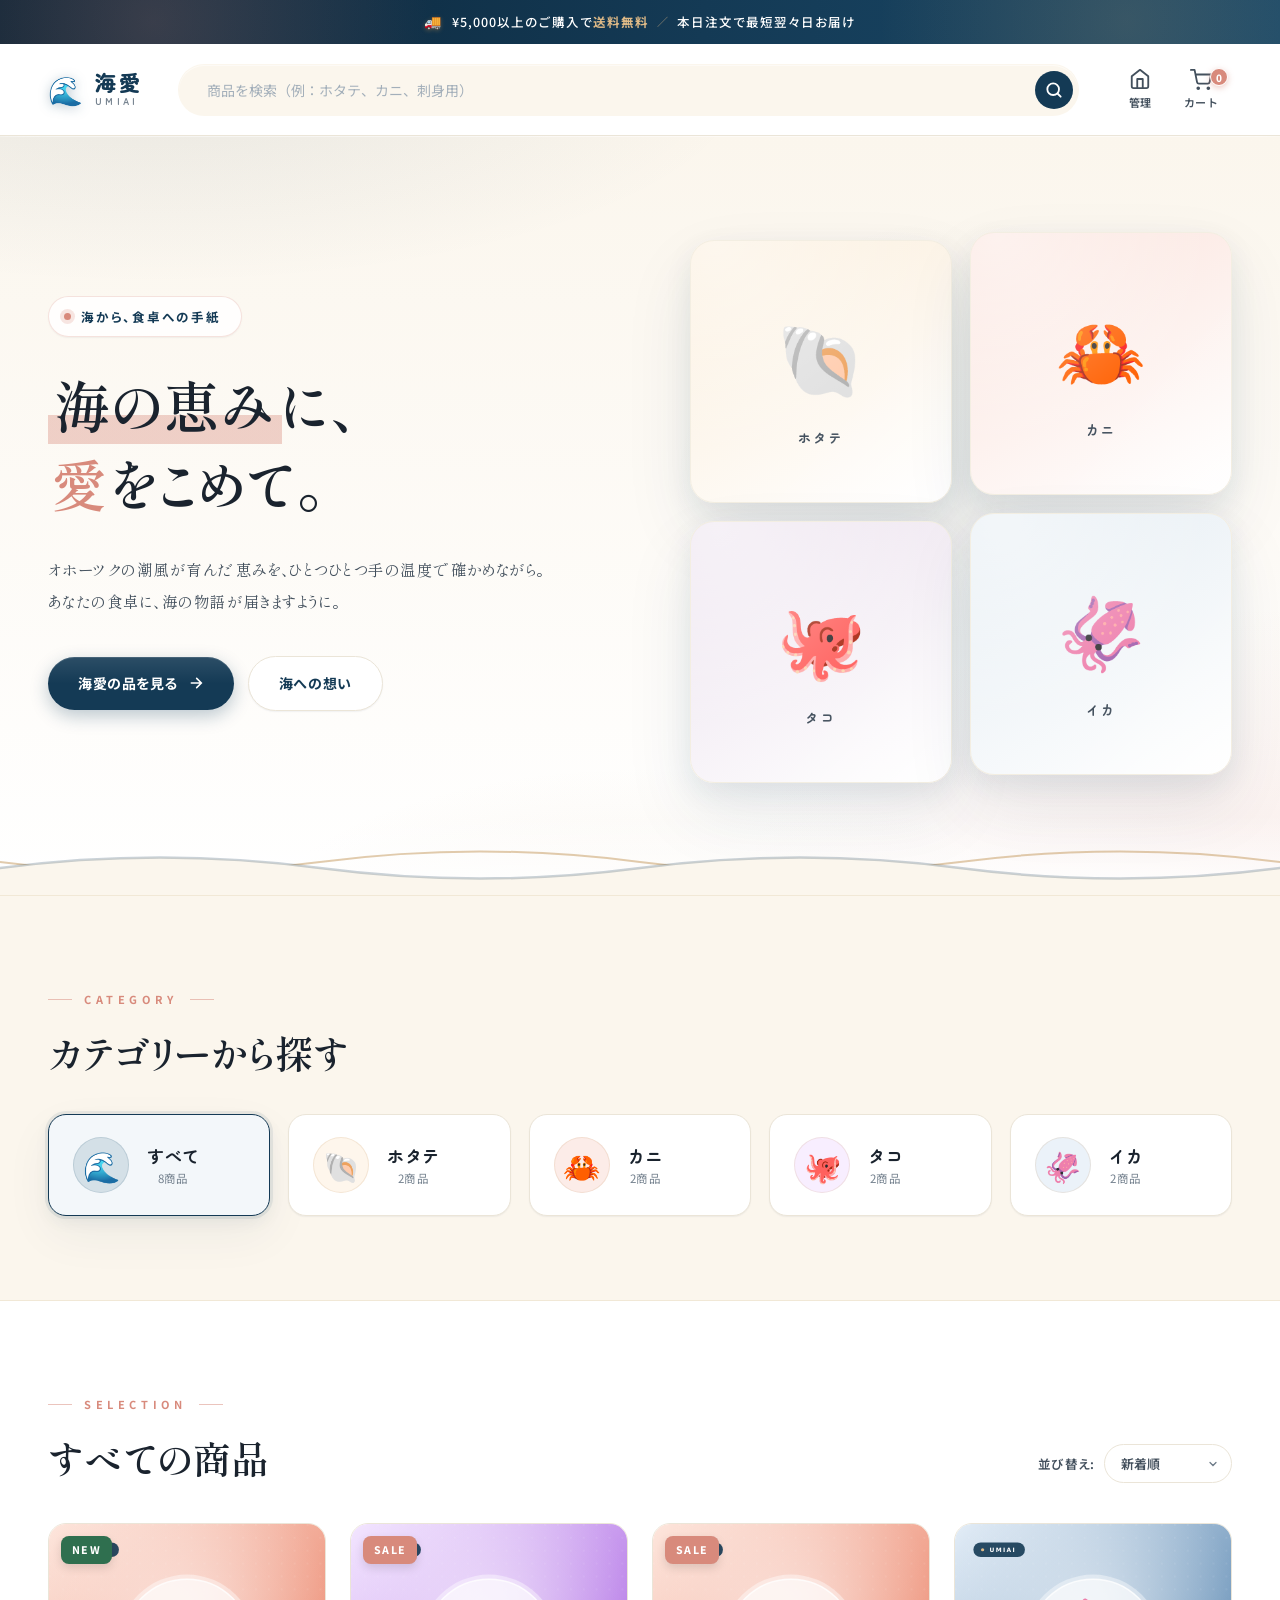
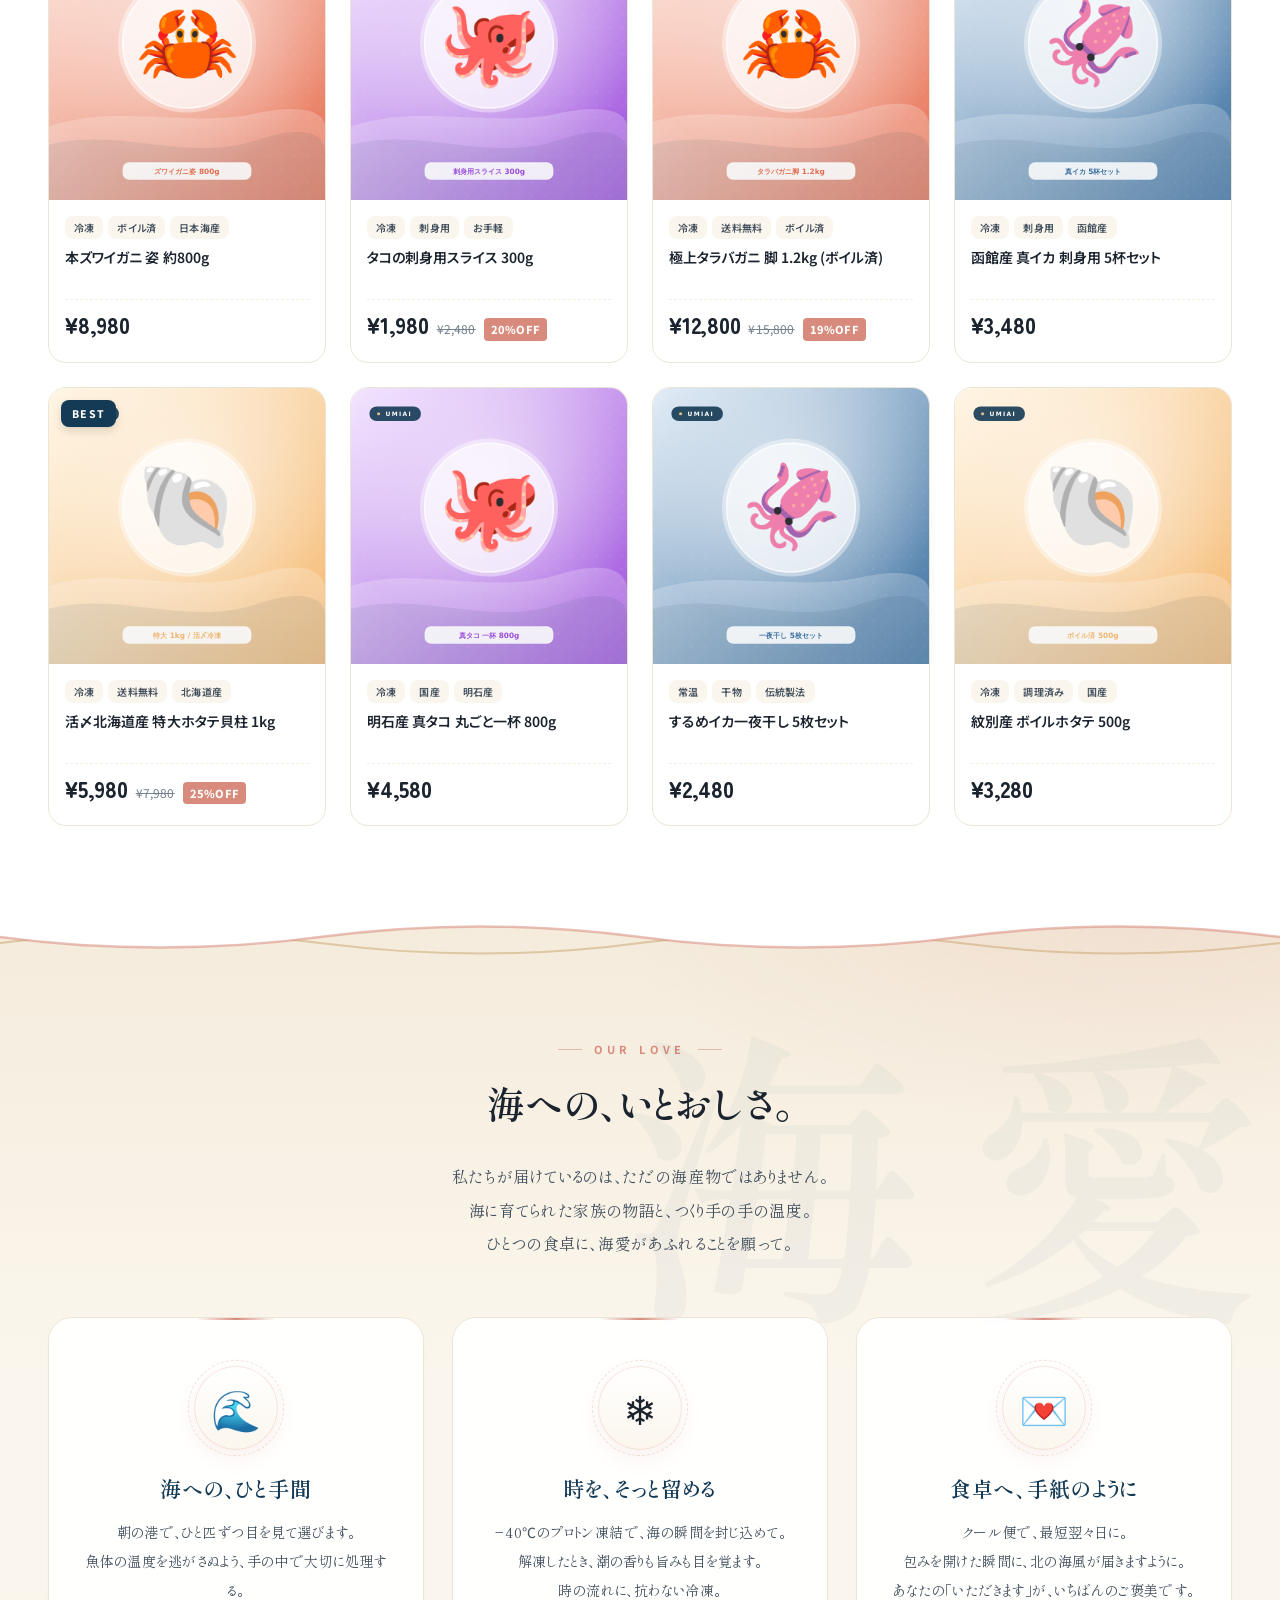
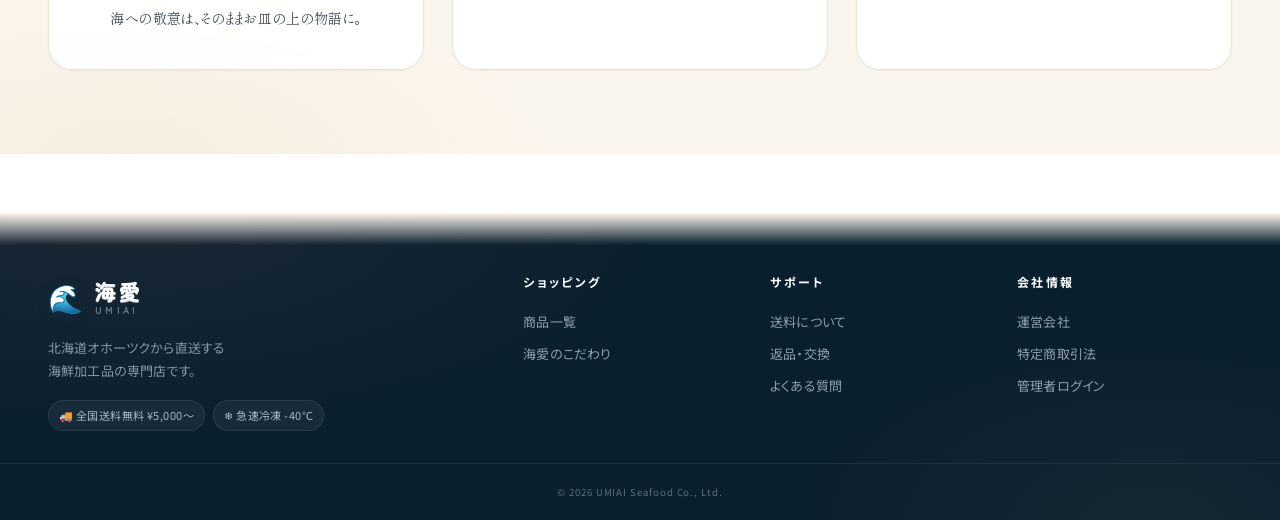
<file: index.html>
<!DOCTYPE html>
<html lang="ja">
<head>
  <meta charset="UTF-8" />
  <meta name="viewport" content="width=device-width, initial-scale=1.0" />
  <title>海愛 -UMIAI- | 北海道産直 海鮮ECサイト</title>
  <meta name="description" content="北海道オホーツクから直送する新鮮なホタテ・カニ・タコ・イカの水産加工品通販サイト。活〆急速冷凍で鮮度そのまま、ご家庭へ。" />
  <link rel="preconnect" href="https://fonts.googleapis.com" />
  <link rel="preconnect" href="https://fonts.gstatic.com" crossorigin />
  <link href="https://fonts.googleapis.com/css2?family=Noto+Sans+JP:wght@400;500;700;900&family=Zen+Maru+Gothic:wght@500;700;900&family=Shippori+Mincho:wght@500;700&display=swap" rel="stylesheet" />
  <link rel="stylesheet" href="css/style.css" />
</head>
<body>

  <!-- ======= TOP NOTICE BAR ======= -->
  <div class="notice-bar">
    <span class="notice-text"><span class="notice-icon">🚚</span><span>¥5,000以上のご購入で<b>送料無料</b><span class="notice-sep">／</span>本日注文で最短翌々日お届け</span></span>
  </div>

  <!-- ======= HEADER ======= -->
  <header class="site-header">
    <div class="header-inner">
      <a class="logo" href="index.html" aria-label="海愛ホーム">
        <span class="logo-mark">🌊</span>
        <span class="logo-text">
          <b>海愛</b><small>UMIAI</small>
        </span>
      </a>

      <form class="search-box" onsubmit="event.preventDefault(); handleSearch();">
        <input id="searchInput" type="search" placeholder="商品を検索（例：ホタテ、カニ、刺身用）" />
        <button type="submit" aria-label="検索">
          <svg width="20" height="20" viewBox="0 0 24 24" fill="none" stroke="currentColor" stroke-width="2.2" stroke-linecap="round"><circle cx="11" cy="11" r="7"/><path d="m20 20-3.5-3.5"/></svg>
        </button>
      </form>

      <nav class="header-nav">
        <a href="admin.html" class="nav-link" title="店舗管理">
          <svg width="22" height="22" viewBox="0 0 24 24" fill="none" stroke="currentColor" stroke-width="2" stroke-linecap="round" stroke-linejoin="round"><path d="M3 9l9-7 9 7v11a2 2 0 0 1-2 2H5a2 2 0 0 1-2-2z"/><polyline points="9 22 9 12 15 12 15 22"/></svg>
          <span>管理</span>
        </a>
        <button class="nav-link cart-btn" onclick="openCart()" title="カート">
          <svg width="22" height="22" viewBox="0 0 24 24" fill="none" stroke="currentColor" stroke-width="2" stroke-linecap="round" stroke-linejoin="round"><circle cx="9" cy="21" r="1"/><circle cx="20" cy="21" r="1"/><path d="M1 1h4l2.68 13.39a2 2 0 0 0 2 1.61h9.72a2 2 0 0 0 2-1.61L23 6H6"/></svg>
          <span>カート</span>
          <span id="cartBadge" class="cart-badge" hidden>0</span>
        </button>
      </nav>
    </div>
  </header>

  <!-- ======= HERO ======= -->
  <section class="hero">
    <div class="hero-inner">
      <div class="hero-text">
        <p class="hero-lead">海から、食卓への手紙</p>
        <h1 class="hero-title"><em>海の恵み</em>に、<br/><span class="hero-title-mark">愛</span>をこめて。</h1>
        <p class="hero-desc">オホーツクの潮風が育んだ恵みを、ひとつひとつ手の温度で確かめながら。<br/>あなたの食卓に、海の物語が届きますように。</p>
        <div class="hero-cta">
          <a href="#products" class="btn-primary">
            海愛の品を見る
            <svg width="16" height="16" viewBox="0 0 24 24" fill="none" stroke="currentColor" stroke-width="2.4" stroke-linecap="round"><path d="M5 12h14M13 5l7 7-7 7"/></svg>
          </a>
          <a href="#story" class="btn-ghost">海への想い</a>
        </div>
      </div>
      <div class="hero-visual">
        <div class="hero-card hero-card-1">🐚<span>ホタテ</span></div>
        <div class="hero-card hero-card-2">🦀<span>カニ</span></div>
        <div class="hero-card hero-card-3">🐙<span>タコ</span></div>
        <div class="hero-card hero-card-4">🦑<span>イカ</span></div>
      </div>
    </div>
    <div class="wave-divider wave-divider-hero" aria-hidden="true">
      <svg class="wave wave-back" viewBox="0 0 2880 64" preserveAspectRatio="none"><path fill="none" d="M0,30 C240,44 480,44 720,30 C960,16 1200,16 1440,30 C1680,44 1920,44 2160,30 C2400,16 2640,16 2880,30"/></svg>
      <svg class="wave wave-front" viewBox="0 0 2880 64" preserveAspectRatio="none"><path d="M0,36 C240,22 480,22 720,36 C960,50 1200,50 1440,36 C1680,22 1920,22 2160,36 C2400,50 2640,50 2880,36 L2880,64 L0,64 Z"/></svg>
      <svg class="wave wave-line" viewBox="0 0 2880 64" preserveAspectRatio="none"><path fill="none" d="M0,36 C240,22 480,22 720,36 C960,50 1200,50 1440,36 C1680,22 1920,22 2160,36 C2400,50 2640,50 2880,36"/></svg>
    </div>
  </section>

  <!-- ======= CATEGORY BAR ======= -->
  <section class="category-bar" id="products">
    <div class="section-inner">
      <div class="section-head" style="margin-bottom:36px">
        <div>
          <span class="section-eyebrow">CATEGORY</span>
          <h2 class="section-title">カテゴリーから探す</h2>
        </div>
      </div>
      <div class="category-grid" id="categoryGrid"></div>
    </div>
  </section>

  <!-- ======= PRODUCT LIST ======= -->
  <section class="product-section">
    <div class="section-inner">
      <div class="product-header">
        <div>
          <span class="section-eyebrow">SELECTION</span>
          <h2 class="section-title" id="productsTitle">すべての商品</h2>
        </div>
        <div class="sort-box">
          <label>並び替え:
            <select id="sortSelect" onchange="renderProducts()">
              <option value="newest">新着順</option>
              <option value="price-asc">価格が安い順</option>
              <option value="price-desc">価格が高い順</option>
            </select>
          </label>
        </div>
      </div>
      <div class="product-grid" id="productGrid"></div>
      <div id="emptyState" class="empty-state" hidden>
        <p>該当する商品が見つかりませんでした。</p>
      </div>
    </div>
  </section>

  <!-- ======= STORY ======= -->
  <section class="story" id="story">
    <div class="wave-divider wave-divider-story" aria-hidden="true">
      <svg class="wave wave-back" viewBox="0 0 2880 64" preserveAspectRatio="none"><path fill="none" d="M0,30 C240,44 480,44 720,30 C960,16 1200,16 1440,30 C1680,44 1920,44 2160,30 C2400,16 2640,16 2880,30"/></svg>
      <svg class="wave wave-front" viewBox="0 0 2880 64" preserveAspectRatio="none"><path d="M0,36 C240,22 480,22 720,36 C960,50 1200,50 1440,36 C1680,22 1920,22 2160,36 C2400,50 2640,50 2880,36 L2880,64 L0,64 Z"/></svg>
      <svg class="wave wave-line" viewBox="0 0 2880 64" preserveAspectRatio="none"><path fill="none" d="M0,36 C240,22 480,22 720,36 C960,50 1200,50 1440,36 C1680,22 1920,22 2160,36 C2400,50 2640,50 2880,36"/></svg>
    </div>
    <div class="section-inner">
      <div class="section-head" style="margin-bottom:32px">
        <div style="text-align:center;width:100%">
          <span class="section-eyebrow">OUR LOVE</span>
          <h2 class="section-title">海への、いとおしさ。</h2>
        </div>
      </div>
      <p class="story-lead">
        私たちが届けているのは、ただの海産物ではありません。<br/>
        海に育てられた家族の物語と、つくり手の手の温度。<br/>
        ひとつの食卓に、海愛があふれることを願って。
      </p>
      <div class="story-grid">
        <div class="story-card">
          <div class="story-icon">🌊</div>
          <h3>海への、ひと手間</h3>
          <p>朝の港で、ひと匹ずつ目を見て選びます。<br/>魚体の温度を逃がさぬよう、手の中で大切に処理する。<br/>海への敬意は、そのままお皿の上の物語に。</p>
        </div>
        <div class="story-card">
          <div class="story-icon">❄️</div>
          <h3>時を、そっと留める</h3>
          <p>−40℃のプロトン凍結で、海の瞬間を封じ込めて。<br/>解凍したとき、潮の香りも旨みも目を覚ます。<br/>時の流れに、抗わない冷凍。</p>
        </div>
        <div class="story-card">
          <div class="story-icon">💌</div>
          <h3>食卓へ、手紙のように</h3>
          <p>クール便で、最短翌々日に。<br/>包みを開けた瞬間に、北の海風が届きますように。<br/>あなたの「いただきます」が、いちばんのご褒美です。</p>
        </div>
      </div>
    </div>
  </section>

  <!-- ======= FOOTER ======= -->
  <footer class="site-footer">
    <div class="footer-inner">
      <div class="footer-brand">
        <div class="logo">
          <span class="logo-mark">🌊</span>
          <span class="logo-text"><b>海愛</b><small>UMIAI</small></span>
        </div>
        <p class="footer-tag">北海道オホーツクから直送する<br/>海鮮加工品の専門店です。</p>
        <div class="footer-meta">
          <span class="footer-meta-chip">🚚 全国送料無料 ¥5,000～</span>
          <span class="footer-meta-chip">❄️ 急速冷凍 -40℃</span>
        </div>
      </div>
      <div class="footer-links">
        <div>
          <h4>ショッピング</h4>
          <a href="#products">商品一覧</a>
          <a href="#story">海愛のこだわり</a>
        </div>
        <div>
          <h4>サポート</h4>
          <a href="#">送料について</a>
          <a href="#">返品・交換</a>
          <a href="#">よくある質問</a>
        </div>
        <div>
          <h4>会社情報</h4>
          <a href="#">運営会社</a>
          <a href="#">特定商取引法</a>
          <a href="admin.html">管理者ログイン</a>
        </div>
      </div>
    </div>
    <div class="footer-bottom">
      <small>© 2026 UMIAI Seafood Co., Ltd.</small>
    </div>
  </footer>

  <!-- ======= PRODUCT DETAIL MODAL ======= -->
  <div class="modal" id="productModal" hidden>
    <div class="modal-backdrop" onclick="closeModal()"></div>
    <div class="modal-panel">
      <button class="modal-close" onclick="closeModal()" aria-label="閉じる">✕</button>
      <div id="productDetail"></div>
    </div>
  </div>

  <!-- ======= CART DRAWER ======= -->
  <div class="cart-drawer" id="cartDrawer" hidden>
    <div class="cart-backdrop" onclick="closeCart()"></div>
    <aside class="cart-panel">
      <header class="cart-header">
        <h3>ショッピングカート</h3>
        <button class="cart-close" onclick="closeCart()" aria-label="閉じる">✕</button>
      </header>
      <div class="cart-body" id="cartBody"></div>
      <footer class="cart-footer" id="cartFooter"></footer>
    </aside>
  </div>

  <!-- ======= TOAST ======= -->
  <div class="toast" id="toast" hidden></div>

  <script src="js/data.js"></script>
  <script src="js/shop.js"></script>
</body>
</html>
</file>
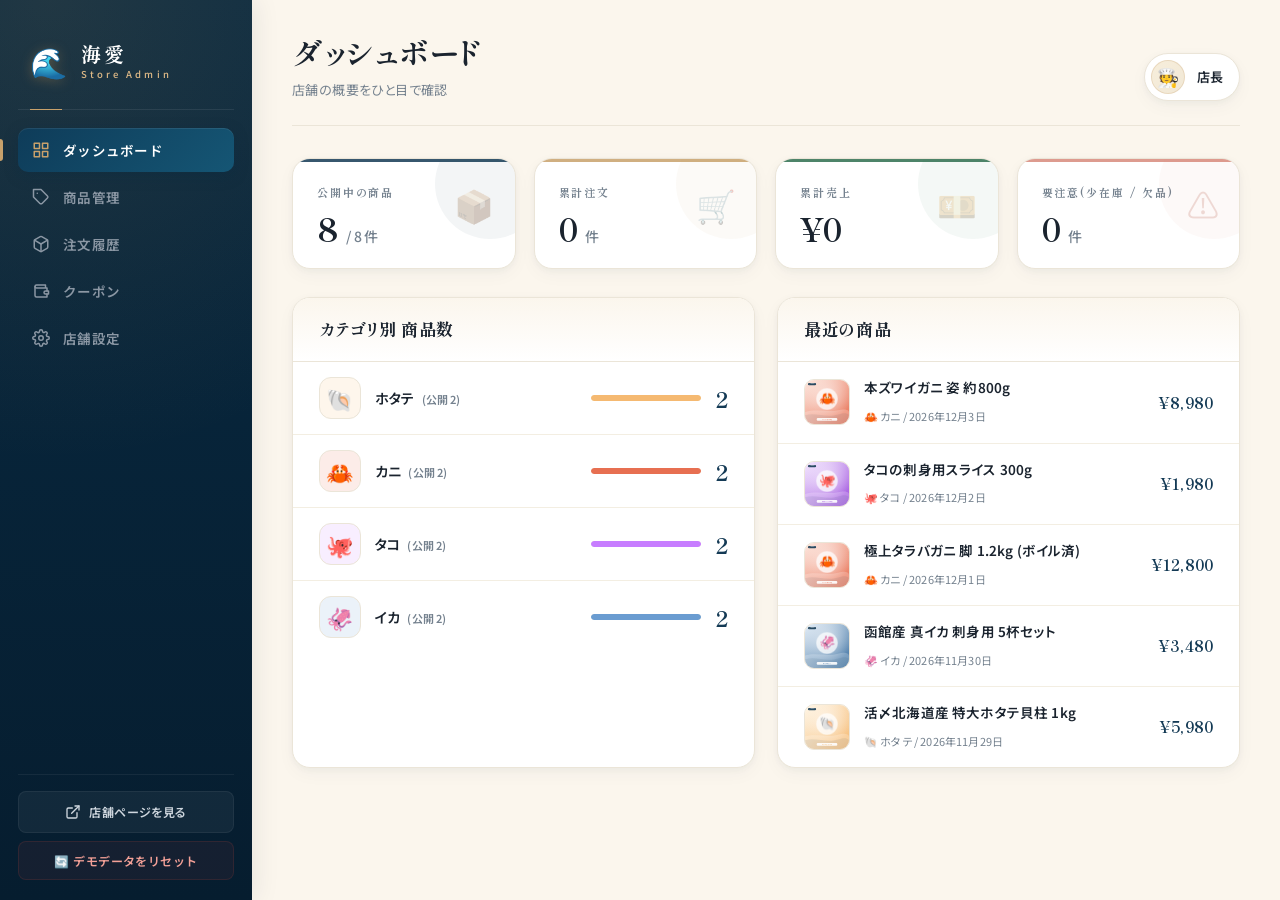
<file: admin.html>
<!DOCTYPE html>
<html lang="ja">
<head>
  <meta charset="UTF-8" />
  <meta name="viewport" content="width=device-width, initial-scale=1.0" />
  <title>店舗管理 | 海愛 -UMIAI-</title>
  <link rel="preconnect" href="https://fonts.googleapis.com" />
  <link href="https://fonts.googleapis.com/css2?family=Noto+Sans+JP:wght@400;500;700;900&family=Zen+Maru+Gothic:wght@500;700;900&family=Shippori+Mincho:wght@500;700&display=swap" rel="stylesheet" />
  <link rel="stylesheet" href="css/style.css" />
  <link rel="stylesheet" href="css/admin.css" />
</head>
<body class="admin-body">

  <!-- ======= SIDEBAR ======= -->
  <aside class="admin-sidebar">
    <div class="admin-logo">
      <span class="logo-mark">🌊</span>
      <div>
        <b>海愛</b>
        <small>Store Admin</small>
      </div>
    </div>
    <nav class="admin-nav">
      <button class="admin-nav-btn active" data-view="dashboard" onclick="switchView('dashboard')">
        <svg width="18" height="18" viewBox="0 0 24 24" fill="none" stroke="currentColor" stroke-width="2" stroke-linecap="round" stroke-linejoin="round"><rect x="3" y="3" width="7" height="7"/><rect x="14" y="3" width="7" height="7"/><rect x="14" y="14" width="7" height="7"/><rect x="3" y="14" width="7" height="7"/></svg>
        ダッシュボード
      </button>
      <button class="admin-nav-btn" data-view="products" onclick="switchView('products')">
        <svg width="18" height="18" viewBox="0 0 24 24" fill="none" stroke="currentColor" stroke-width="2" stroke-linecap="round" stroke-linejoin="round"><path d="M20.59 13.41l-7.17 7.17a2 2 0 0 1-2.83 0L2 12V2h10l8.59 8.59a2 2 0 0 1 0 2.82z"/><line x1="7" y1="7" x2="7.01" y2="7"/></svg>
        商品管理
      </button>
      <button class="admin-nav-btn" data-view="orders" onclick="switchView('orders')">
        <svg width="18" height="18" viewBox="0 0 24 24" fill="none" stroke="currentColor" stroke-width="2" stroke-linecap="round" stroke-linejoin="round"><path d="M21 16V8a2 2 0 0 0-1-1.73l-7-4a2 2 0 0 0-2 0l-7 4A2 2 0 0 0 3 8v8a2 2 0 0 0 1 1.73l7 4a2 2 0 0 0 2 0l7-4A2 2 0 0 0 21 16z"/><polyline points="3.27 6.96 12 12.01 20.73 6.96"/><line x1="12" y1="22.08" x2="12" y2="12"/></svg>
        注文履歴
      </button>
      <button class="admin-nav-btn" data-view="coupons" onclick="switchView('coupons')">
        <svg width="18" height="18" viewBox="0 0 24 24" fill="none" stroke="currentColor" stroke-width="2" stroke-linecap="round" stroke-linejoin="round"><path d="M20 12V8H6a2 2 0 0 1-2-2c0-1.1.9-2 2-2h12v4"/><path d="M4 6v12c0 1.1.9 2 2 2h14v-4"/><path d="M18 12a2 2 0 0 0-2 2c0 1.1.9 2 2 2h4v-4h-4z"/></svg>
        クーポン
      </button>
      <button class="admin-nav-btn" data-view="shop" onclick="switchView('shop')">
        <svg width="18" height="18" viewBox="0 0 24 24" fill="none" stroke="currentColor" stroke-width="2" stroke-linecap="round" stroke-linejoin="round"><circle cx="12" cy="12" r="3"/><path d="M19.4 15a1.65 1.65 0 0 0 .33 1.82l.06.06a2 2 0 0 1 0 2.83 2 2 0 0 1-2.83 0l-.06-.06a1.65 1.65 0 0 0-1.82-.33 1.65 1.65 0 0 0-1 1.51V21a2 2 0 0 1-2 2 2 2 0 0 1-2-2v-.09A1.65 1.65 0 0 0 9 19.4a1.65 1.65 0 0 0-1.82.33l-.06.06a2 2 0 0 1-2.83 0 2 2 0 0 1 0-2.83l.06-.06a1.65 1.65 0 0 0 .33-1.82 1.65 1.65 0 0 0-1.51-1H3a2 2 0 0 1-2-2 2 2 0 0 1 2-2h.09A1.65 1.65 0 0 0 4.6 9a1.65 1.65 0 0 0-.33-1.82l-.06-.06a2 2 0 0 1 0-2.83 2 2 0 0 1 2.83 0l.06.06a1.65 1.65 0 0 0 1.82.33H9a1.65 1.65 0 0 0 1-1.51V3a2 2 0 0 1 2-2 2 2 0 0 1 2 2v.09a1.65 1.65 0 0 0 1 1.51 1.65 1.65 0 0 0 1.82-.33l.06-.06a2 2 0 0 1 2.83 0 2 2 0 0 1 0 2.83l-.06.06a1.65 1.65 0 0 0-.33 1.82V9a1.65 1.65 0 0 0 1.51 1H21a2 2 0 0 1 2 2 2 2 0 0 1-2 2h-.09a1.65 1.65 0 0 0-1.51 1z"/></svg>
        店舗設定
      </button>
    </nav>
    <div class="admin-sidebar-foot">
      <a href="index.html" class="view-shop-btn" target="_blank">
        <svg width="16" height="16" viewBox="0 0 24 24" fill="none" stroke="currentColor" stroke-width="2" stroke-linecap="round" stroke-linejoin="round"><path d="M18 13v6a2 2 0 0 1-2 2H5a2 2 0 0 1-2-2V8a2 2 0 0 1 2-2h6"/><polyline points="15 3 21 3 21 9"/><line x1="10" y1="14" x2="21" y2="3"/></svg>
        店舗ページを見る
      </a>
      <button class="reset-btn" onclick="resetAll()">
        🔄 デモデータをリセット
      </button>
    </div>
  </aside>

  <!-- ======= MAIN AREA ======= -->
  <main class="admin-main">
    <header class="admin-header">
      <div>
        <h1 id="viewTitle">ダッシュボード</h1>
        <p id="viewSubtitle" class="admin-subtitle">店舗の概要をひと目で確認</p>
      </div>
      <div class="admin-header-actions">
        <span class="admin-user">
          <span class="admin-avatar">🧑‍🍳</span>
          <span>店長</span>
        </span>
      </div>
    </header>

    <!-- ==== DASHBOARD ==== -->
    <section class="admin-view" id="view-dashboard">
      <div class="stat-grid" id="statGrid"></div>

      <div class="dashboard-grid">
        <div class="panel">
          <div class="panel-head">
            <h2>カテゴリ別 商品数</h2>
          </div>
          <div id="categoryStats"></div>
        </div>
        <div class="panel">
          <div class="panel-head">
            <h2>最近の商品</h2>
          </div>
          <div id="recentProducts"></div>
        </div>
      </div>
    </section>

    <!-- ==== PRODUCTS ==== -->
    <section class="admin-view" id="view-products" hidden>
      <div class="toolbar">
        <div class="toolbar-left">
          <input type="search" id="adminSearch" placeholder="🔍 商品名で検索..." oninput="renderAdminProducts()" />
          <select id="adminCategory" onchange="renderAdminProducts()">
            <option value="all">すべてのカテゴリ</option>
            <option value="scallop">🐚 ホタテ</option>
            <option value="crab">🦀 カニ</option>
            <option value="octopus">🐙 タコ</option>
            <option value="squid">🦑 イカ</option>
          </select>
        </div>
        <button class="btn-primary" onclick="openProductForm()">
          <svg width="16" height="16" viewBox="0 0 24 24" fill="none" stroke="currentColor" stroke-width="2.5" stroke-linecap="round"><path d="M12 5v14M5 12h14"/></svg>
          新しい商品を追加
        </button>
      </div>
      <div class="product-table-wrap">
        <table class="product-table">
          <thead>
            <tr>
              <th>公開</th>
              <th>商品</th>
              <th>カテゴリ</th>
              <th>価格</th>
              <th>在庫</th>
              <th>ステータス</th>
              <th>操作</th>
            </tr>
          </thead>
          <tbody id="adminProductTbody"></tbody>
        </table>
      </div>
    </section>

    <!-- ==== ORDERS ==== -->
    <section class="admin-view" id="view-orders" hidden>
      <div class="panel">
        <div id="ordersList"></div>
      </div>
    </section>

    <!-- ==== COUPONS ==== -->
    <section class="admin-view" id="view-coupons" hidden>
      <div class="panel">
        <div class="panel-head">
          <h2>クーポン一覧</h2>
          <button class="btn-primary" onclick="openCouponForm()">
            <svg width="16" height="16" viewBox="0 0 24 24" fill="none" stroke="currentColor" stroke-width="2.5" stroke-linecap="round"><line x1="12" y1="5" x2="12" y2="19"/><line x1="5" y1="12" x2="19" y2="12"/></svg>
            新規クーポンを追加
          </button>
        </div>
        <div id="couponsList"></div>
      </div>
    </section>

    <!-- ==== SHOP SETTINGS ==== -->
    <section class="admin-view" id="view-shop" hidden>
      <div class="panel">
        <div class="panel-head"><h2>店舗情報</h2></div>
        <form id="shopForm" onsubmit="event.preventDefault(); saveShop();" class="form-grid">
          <label>
            <span>店舗名</span>
            <input type="text" name="name" required />
          </label>
          <label>
            <span>キャッチコピー</span>
            <input type="text" name="tagline" />
          </label>
          <label class="full">
            <span>店舗紹介</span>
            <textarea name="description" rows="3"></textarea>
          </label>
          <label>
            <span>住所</span>
            <input type="text" name="address" />
          </label>
          <label>
            <span>電話番号</span>
            <input type="text" name="phone" />
          </label>
          <label class="full">
            <span>メールアドレス</span>
            <input type="email" name="email" />
          </label>
          <div class="form-actions">
            <button type="submit" class="btn-primary">保存する</button>
          </div>
        </form>
      </div>
    </section>
  </main>

  <!-- ======= PRODUCT FORM DRAWER ======= -->
  <div class="form-drawer" id="productForm" hidden>
    <div class="form-backdrop" onclick="closeProductForm()"></div>
    <aside class="form-panel">
      <header class="form-head">
        <h2 id="productFormTitle">新しい商品を追加</h2>
        <button class="cart-close" onclick="closeProductForm()" aria-label="閉じる">✕</button>
      </header>
      <form id="productFormEl" onsubmit="event.preventDefault(); saveProduct();" class="form-body">
        <input type="hidden" name="id" />

        <section class="form-section">
          <h3>基本情報</h3>
          <label class="full">
            <span>商品名 <em>*</em></span>
            <input type="text" name="name" required placeholder="例: 活〆北海道産 特大ホタテ貝柱 1kg" />
          </label>
          <div class="form-row">
            <label>
              <span>カテゴリ <em>*</em></span>
              <select name="category" required>
                <option value="scallop">🐚 ホタテ</option>
                <option value="crab">🦀 カニ</option>
                <option value="octopus">🐙 タコ</option>
                <option value="squid">🦑 イカ</option>
              </select>
            </label>
            <label>
              <span>バッジ（任意）</span>
              <select name="badge">
                <option value="">なし</option>
                <option value="NEW">NEW (新商品)</option>
                <option value="BEST">BEST (人気)</option>
                <option value="SALE">SALE (セール)</option>
              </select>
            </label>
          </div>
        </section>

        <section class="form-section">
          <h3>価格と在庫</h3>
          <div class="form-row">
            <label>
              <span>販売価格 (円) <em>*</em></span>
              <input type="number" name="price" required min="0" placeholder="5980" />
            </label>
            <label>
              <span>参考価格 (任意)</span>
              <input type="number" name="originalPrice" min="0" placeholder="7980（割引表示用）" />
            </label>
          </div>
          <label>
            <span>在庫数 <em>*</em></span>
            <input type="number" name="stock" required min="0" value="10" />
          </label>
        </section>

        <section class="form-section">
          <h3>画像</h3>
          <label class="full">
            <span>画像URL</span>
            <input type="url" name="image" placeholder="https://..." oninput="previewImage(this.value)" />
          </label>
          <p class="form-hint">または端末から画像をアップロード：</p>
          <label class="file-drop">
            <input type="file" accept="image/*" onchange="uploadImage(this)" />
            <span>📷 クリックして画像を選択</span>
          </label>
          <div class="image-preview" id="imagePreview">
            <span>プレビュー</span>
          </div>
        </section>

        <section class="form-section">
          <h3>商品説明</h3>
          <label class="full">
            <span>説明文</span>
            <textarea name="description" rows="5" placeholder="産地、調理方法、味の特徴などを自由に記入..."></textarea>
          </label>
          <label class="full">
            <span>タグ (カンマ区切り)</span>
            <input type="text" name="tags" placeholder="冷凍, 送料無料, 北海道産" />
          </label>
        </section>

        <section class="form-section">
          <h3>公開設定</h3>
          <label class="switch-row">
            <div>
              <b>店舗ページに公開する</b>
              <small>オフにすると管理画面にのみ表示されます</small>
            </div>
            <input type="checkbox" name="published" checked class="switch" />
          </label>
        </section>

        <div class="form-actions sticky">
          <button type="button" class="btn-ghost" onclick="closeProductForm()">キャンセル</button>
          <button type="submit" class="btn-primary">保存する</button>
        </div>
      </form>
    </aside>
  </div>

  <!-- ======= COUPON FORM DRAWER ======= -->
  <div class="form-drawer" id="couponForm" hidden>
    <div class="form-backdrop" onclick="closeCouponForm()"></div>
    <aside class="form-panel">
      <header class="form-head">
        <h2 id="couponFormTitle">新しいクーポンを追加</h2>
        <button class="cart-close" onclick="closeCouponForm()" aria-label="閉じる">✕</button>
      </header>
      <form id="couponFormEl" onsubmit="event.preventDefault(); saveCoupon();" class="form-body">
        <input type="hidden" name="id" />

        <section class="form-section">
          <h3>クーポン情報</h3>
          <label class="full">
            <span>クーポンコード <em>*</em></span>
            <input type="text" name="code" required placeholder="例: WELCOME10" style="text-transform:uppercase;font-family:monospace;letter-spacing:.05em" />
          </label>
          <label class="full">
            <span>クーポン名 <em>*</em></span>
            <input type="text" name="name" required placeholder="例: 新規のお客様 10%OFF" />
          </label>
        </section>

        <section class="form-section">
          <h3>割引内容</h3>
          <label class="full">
            <span>割引タイプ <em>*</em></span>
            <select name="type" required onchange="onCouponTypeChange(this.value)">
              <option value="percent">パーセント割引（%OFF）</option>
              <option value="fixed">金額割引（¥OFF）</option>
              <option value="shipping">送料無料</option>
            </select>
          </label>
          <div class="form-row" id="couponValueRow">
            <label>
              <span>割引値 <em>*</em></span>
              <input type="number" name="value" required min="0" placeholder="10" />
            </label>
            <label>
              <span>割引上限（任意）</span>
              <input type="number" name="maxDiscount" min="0" placeholder="2000（%オフ時のみ）" />
            </label>
          </div>
        </section>

        <section class="form-section">
          <h3>利用条件</h3>
          <div class="form-row">
            <label>
              <span>最低注文金額（任意）</span>
              <input type="number" name="minAmount" min="0" placeholder="3000" />
            </label>
            <label>
              <span>利用回数上限（任意）</span>
              <input type="number" name="usageLimit" min="0" placeholder="100" />
            </label>
          </div>
          <label class="full">
            <span>有効期限（任意）</span>
            <input type="date" name="expiresAt" />
          </label>
        </section>

        <section class="form-section">
          <h3>公開設定</h3>
          <label class="switch-row">
            <div>
              <b>クーポンを有効化する</b>
              <small>オフにすると利用できなくなります</small>
            </div>
            <input type="checkbox" name="active" checked class="switch" />
          </label>
        </section>

        <div class="form-actions sticky">
          <button type="button" class="btn-ghost" onclick="closeCouponForm()">キャンセル</button>
          <button type="submit" class="btn-primary">保存する</button>
        </div>
      </form>
    </aside>
  </div>

  <div class="toast" id="toast" hidden></div>

  <script src="js/data.js"></script>
  <script src="js/admin.js"></script>
</body>
</html>
</file>
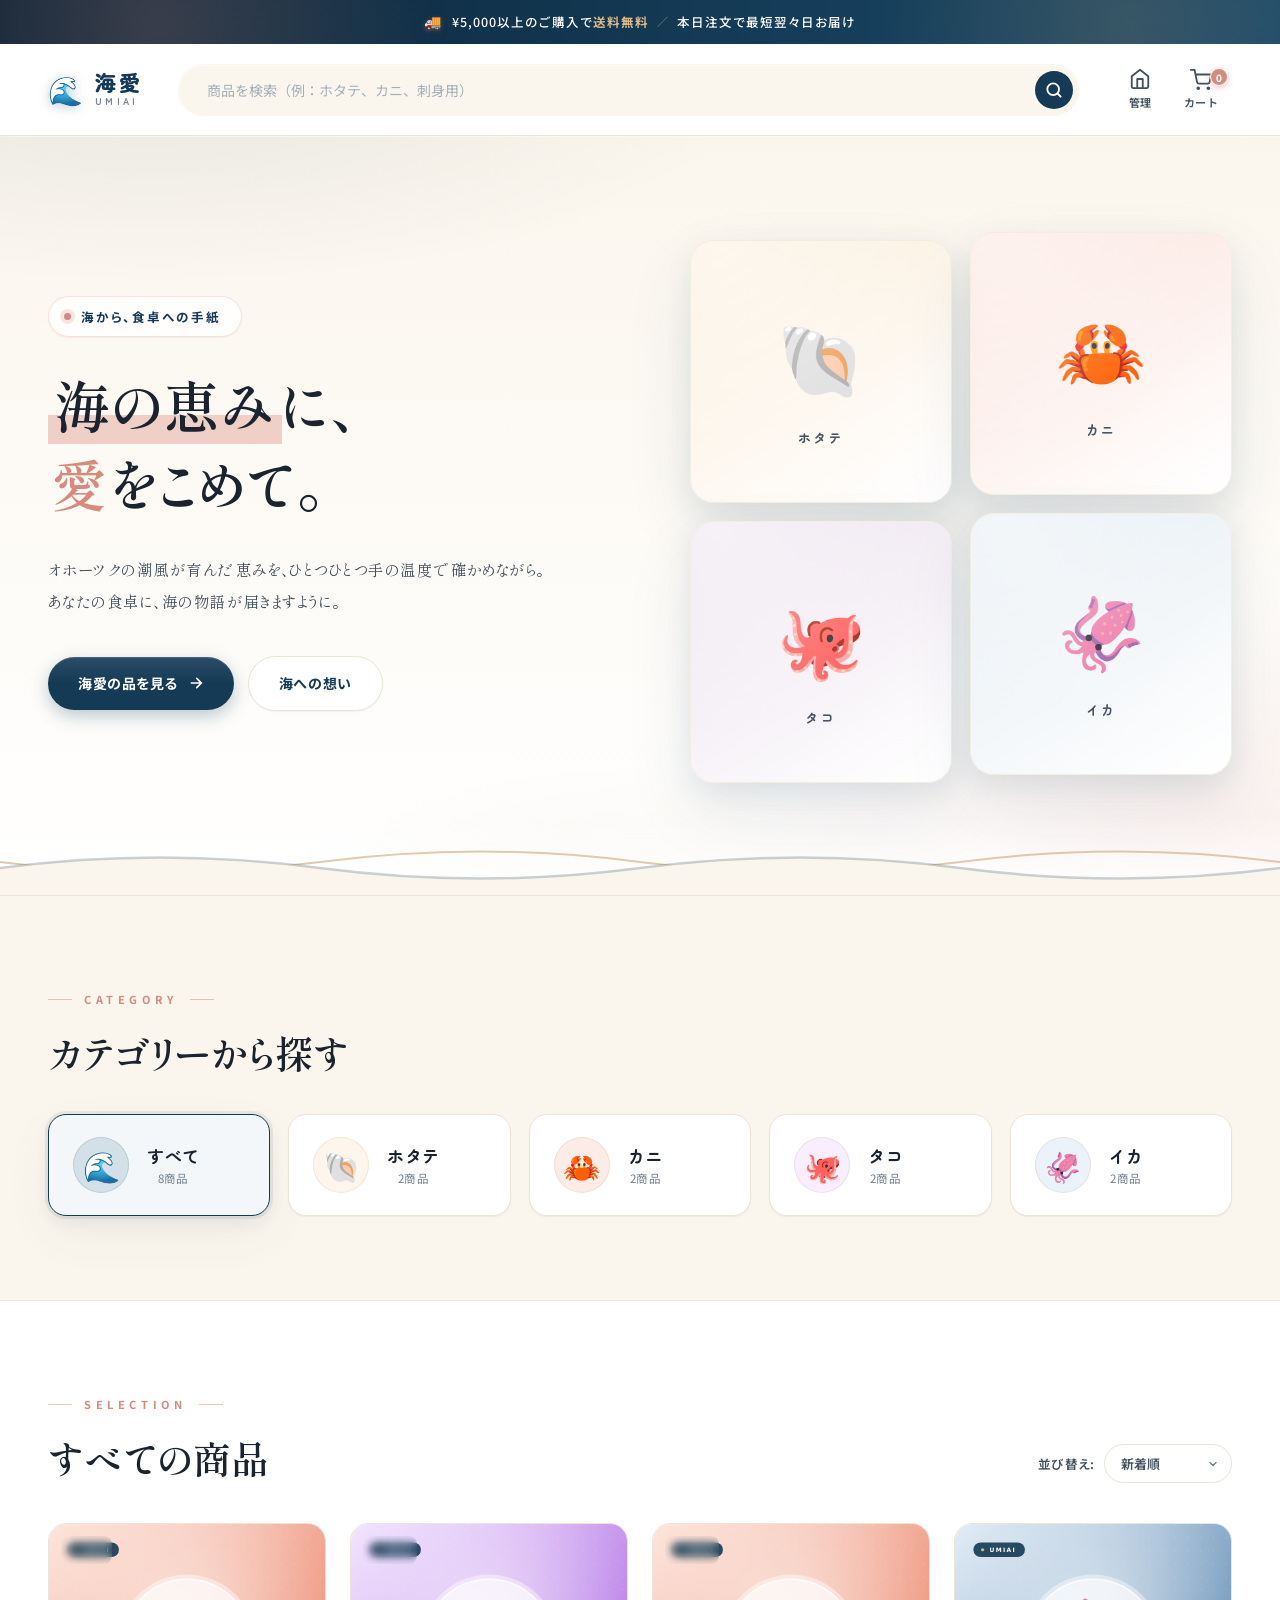
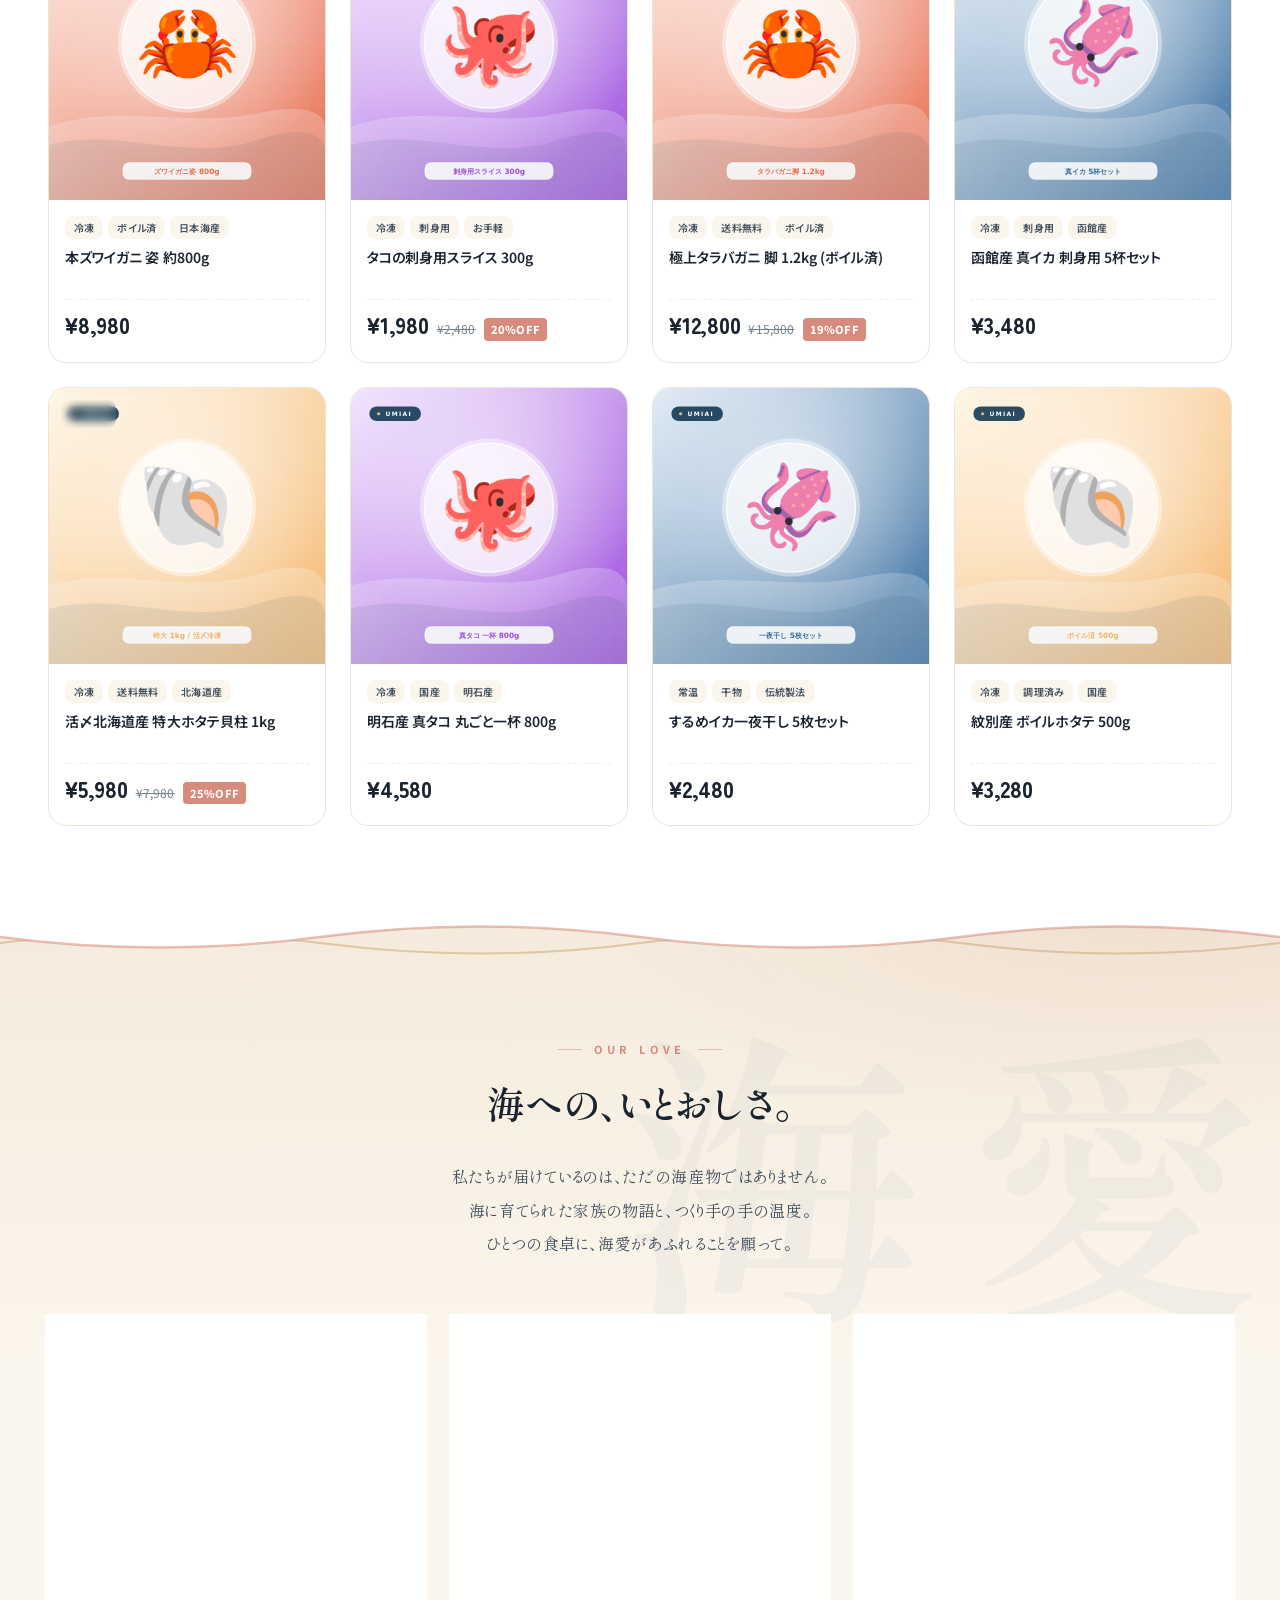
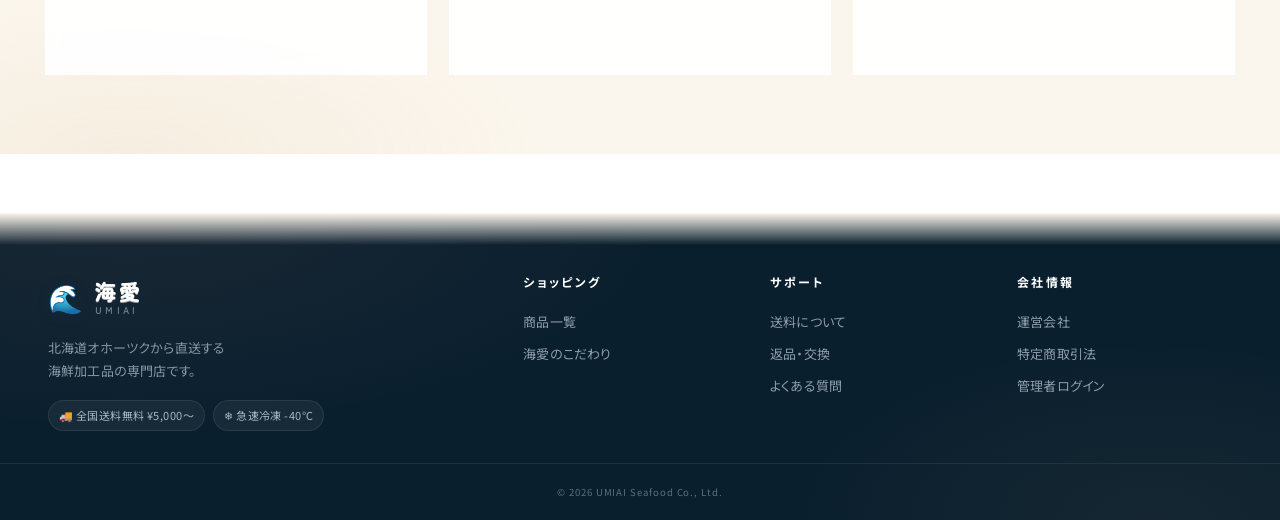
<file: checkout.html>
<!DOCTYPE html>
<html lang="ja">
<head>
  <meta charset="UTF-8" />
  <meta name="viewport" content="width=device-width, initial-scale=1.0" />
  <title>ご注文手続き | 海愛 -UMIAI-</title>
  <meta name="description" content="海愛のお買い物かごのご注文手続き。配送先、お支払い方法を入力してご注文を確定ください。" />
  <link rel="preconnect" href="https://fonts.googleapis.com" />
  <link rel="preconnect" href="https://fonts.gstatic.com" crossorigin />
  <link href="https://fonts.googleapis.com/css2?family=Noto+Sans+JP:wght@400;500;700;900&family=Zen+Maru+Gothic:wght@500;700;900&family=Shippori+Mincho:wght@500;700&display=swap" rel="stylesheet" />
  <link rel="stylesheet" href="css/style.css" />
  <link rel="stylesheet" href="css/checkout.css" />
</head>
<body>

  <!-- ======= MINIMAL HEADER ======= -->
  <header class="checkout-header">
    <div class="checkout-header-inner">
      <a class="logo" href="index.html" aria-label="海愛ホーム">
        <span class="logo-mark">🌊</span>
        <span class="logo-text">
          <b>海愛</b><small>UMIAI</small>
        </span>
      </a>
      <div class="checkout-secure">
        <svg width="16" height="16" viewBox="0 0 24 24" fill="none" stroke="currentColor" stroke-width="2.2" stroke-linecap="round"><rect x="3" y="11" width="18" height="11" rx="2"/><path d="M7 11V7a5 5 0 0 1 10 0v4"/></svg>
        <span>安全なSSL通信</span>
      </div>
    </div>
  </header>

  <!-- ======= STEPPER ======= -->
  <div class="checkout-stepper-wrap">
    <ol class="checkout-stepper" id="stepper">
      <li class="step active" data-step="1"><span class="step-num"><span>1</span></span><span class="step-label">配送先</span></li>
      <li class="step" data-step="2"><span class="step-num"><span>2</span></span><span class="step-label">お支払い</span></li>
      <li class="step" data-step="3"><span class="step-num"><span>3</span></span><span class="step-label">ご確認</span></li>
      <li class="step" data-step="4"><span class="step-num"><span>4</span></span><span class="step-label">完了</span></li>
    </ol>
  </div>

  <!-- ======= MAIN ======= -->
  <main class="checkout-main">
    <div class="checkout-container">

      <!-- Left: Form panels -->
      <section class="checkout-body">

        <!-- STEP 1: Shipping -->
        <div class="panel" data-panel="1">
          <h2 class="panel-title">
            <span class="panel-num">1</span>配送先のご入力
          </h2>
          <p class="panel-desc">お届け先のご住所をご入力ください。*は必須項目です。</p>

          <form id="shippingForm" class="form-grid" onsubmit="event.preventDefault(); goStep(2);">
            <div class="form-row">
              <label class="form-field">
                <span class="form-label">お名前 <em>*</em></span>
                <input type="text" name="name" required autocomplete="name" placeholder="海愛 太郎">
              </label>
              <label class="form-field">
                <span class="form-label">フリガナ <em>*</em></span>
                <input type="text" name="nameKana" required autocomplete="off" placeholder="ウミアイ タロウ">
              </label>
            </div>

            <div class="form-row">
              <label class="form-field form-field-grow">
                <span class="form-label">メールアドレス <em>*</em></span>
                <input type="email" name="email" required autocomplete="email" placeholder="you@example.com">
              </label>
              <label class="form-field">
                <span class="form-label">電話番号 <em>*</em></span>
                <input type="tel" name="phone" required autocomplete="tel" placeholder="090-0000-0000" pattern="[\d\-\s]+">
              </label>
            </div>

            <label class="form-field">
              <span class="form-label">郵便番号 <em>*</em></span>
              <div class="zip-row">
                <input type="text" name="zip" required autocomplete="postal-code" placeholder="000-0000" pattern="[\d\-]+" maxlength="8" id="zipInput">
                <button type="button" class="btn-ghost btn-sm" onclick="lookupZip()">住所検索</button>
              </div>
            </label>

            <div class="form-row">
              <label class="form-field">
                <span class="form-label">都道府県 <em>*</em></span>
                <select name="pref" required autocomplete="address-level1">
                  <option value="">選択してください</option>
                  <option>北海道</option><option>青森県</option><option>岩手県</option><option>宮城県</option>
                  <option>秋田県</option><option>山形県</option><option>福島県</option><option>茨城県</option>
                  <option>栃木県</option><option>群馬県</option><option>埼玉県</option><option>千葉県</option>
                  <option>東京都</option><option>神奈川県</option><option>新潟県</option><option>富山県</option>
                  <option>石川県</option><option>福井県</option><option>山梨県</option><option>長野県</option>
                  <option>岐阜県</option><option>静岡県</option><option>愛知県</option><option>三重県</option>
                  <option>滋賀県</option><option>京都府</option><option>大阪府</option><option>兵庫県</option>
                  <option>奈良県</option><option>和歌山県</option><option>鳥取県</option><option>島根県</option>
                  <option>岡山県</option><option>広島県</option><option>山口県</option><option>徳島県</option>
                  <option>香川県</option><option>愛媛県</option><option>高知県</option><option>福岡県</option>
                  <option>佐賀県</option><option>長崎県</option><option>熊本県</option><option>大分県</option>
                  <option>宮崎県</option><option>鹿児島県</option><option>沖縄県</option>
                </select>
              </label>
              <label class="form-field form-field-grow">
                <span class="form-label">市区町村 <em>*</em></span>
                <input type="text" name="city" required autocomplete="address-level2" placeholder="紋別市">
              </label>
            </div>

            <label class="form-field">
              <span class="form-label">番地・建物名 <em>*</em></span>
              <input type="text" name="address" required autocomplete="address-line1" placeholder="海辺町1-2-3 マンション海愛 101号室">
            </label>

            <fieldset class="form-fieldset">
              <legend>配送オプション</legend>
              <label class="radio-card">
                <input type="radio" name="delivery" value="standard" checked>
                <div>
                  <b>通常配送（クール便）</b>
                  <small>最短翌々日お届け / ¥980（¥5,000以上で無料）</small>
                </div>
              </label>
              <label class="radio-card">
                <input type="radio" name="delivery" value="express">
                <div>
                  <b>お急ぎ便（クール便）<span class="chip">+¥500</span></b>
                  <small>最短翌日お届け（一部地域を除く）</small>
                </div>
              </label>
            </fieldset>

            <label class="form-field">
              <span class="form-label">配達希望日</span>
              <input type="date" name="deliveryDate" id="deliveryDateInput">
            </label>

            <label class="form-field">
              <span class="form-label">時間帯指定</span>
              <select name="deliveryTime">
                <option value="">指定なし</option>
                <option>午前中</option>
                <option>14:00 - 16:00</option>
                <option>16:00 - 18:00</option>
                <option>18:00 - 20:00</option>
                <option>20:00 - 21:00</option>
              </select>
            </label>

            <label class="form-field">
              <span class="form-label">備考・ご要望</span>
              <textarea name="note" rows="3" placeholder="熨斗やメッセージカードのご希望など"></textarea>
            </label>

            <div class="panel-actions">
              <a href="index.html" class="btn-ghost">
                <svg width="16" height="16" viewBox="0 0 24 24" fill="none" stroke="currentColor" stroke-width="2.2" stroke-linecap="round"><path d="M19 12H5M12 19l-7-7 7-7"/></svg>
                買い物を続ける
              </a>
              <button type="submit" class="btn-primary">
                お支払い方法へ
                <svg width="16" height="16" viewBox="0 0 24 24" fill="none" stroke="currentColor" stroke-width="2.5" stroke-linecap="round"><path d="M5 12h14M13 5l7 7-7 7"/></svg>
              </button>
            </div>
          </form>
        </div>

        <!-- STEP 2: Payment -->
        <div class="panel" data-panel="2" hidden>
          <h2 class="panel-title">
            <span class="panel-num">2</span>お支払い方法
          </h2>
          <p class="panel-desc">ご希望のお支払い方法をお選びください。</p>

          <form id="paymentForm" class="form-grid" onsubmit="event.preventDefault(); goStep(3);">
            <fieldset class="form-fieldset">
              <legend>お支払い方法</legend>
              <label class="radio-card">
                <input type="radio" name="payment" value="card" checked onchange="togglePaymentPanel()">
                <div>
                  <b>クレジットカード</b>
                  <small>VISA / Mastercard / JCB / AMEX / Diners</small>
                </div>
                <div class="card-icons" aria-hidden="true">
                  <span class="card-icon visa">VISA</span>
                  <span class="card-icon mc">MC</span>
                  <span class="card-icon jcb">JCB</span>
                </div>
              </label>
              <label class="radio-card">
                <input type="radio" name="payment" value="bank" onchange="togglePaymentPanel()">
                <div>
                  <b>銀行振込（前払い）</b>
                  <small>ご入金確認後の発送となります</small>
                </div>
              </label>
              <label class="radio-card">
                <input type="radio" name="payment" value="cod" onchange="togglePaymentPanel()">
                <div>
                  <b>代金引換</b>
                  <small>商品お届け時に配達員へお支払い / 手数料¥330</small>
                </div>
              </label>
            </fieldset>

            <div id="cardFields" class="card-fields">
              <label class="form-field">
                <span class="form-label">カード番号 <em>*</em></span>
                <input type="text" name="cardNumber" inputmode="numeric" autocomplete="cc-number" placeholder="1234 5678 9012 3456" maxlength="19" id="cardNumberInput" oninput="formatCardNumber(event)">
              </label>
              <label class="form-field">
                <span class="form-label">カード名義（半角英字） <em>*</em></span>
                <input type="text" name="cardName" autocomplete="cc-name" placeholder="TARO UMIAI" style="text-transform:uppercase">
              </label>
              <div class="form-row">
                <label class="form-field">
                  <span class="form-label">有効期限（MM/YY） <em>*</em></span>
                  <input type="text" name="cardExp" autocomplete="cc-exp" placeholder="MM/YY" maxlength="5" oninput="formatCardExp(event)">
                </label>
                <label class="form-field">
                  <span class="form-label">セキュリティコード <em>*</em></span>
                  <input type="text" name="cardCvc" inputmode="numeric" autocomplete="cc-csc" placeholder="123" maxlength="4">
                </label>
              </div>
              <p class="form-hint">
                <svg width="14" height="14" viewBox="0 0 24 24" fill="none" stroke="currentColor" stroke-width="2.2" stroke-linecap="round"><rect x="3" y="11" width="18" height="11" rx="2"/><path d="M7 11V7a5 5 0 0 1 10 0v4"/></svg>
                ※デモサイトのためカード情報は保存されません
              </p>
            </div>

            <fieldset class="form-fieldset">
              <legend>お届け先と同じ請求先住所</legend>
              <label class="check-row">
                <input type="checkbox" name="sameAddress" checked>
                <span>請求先住所は配送先と同じ</span>
              </label>
            </fieldset>

            <fieldset class="form-fieldset">
              <legend>クーポンコード</legend>
              <div class="coupon-input-row">
                <input type="text" id="couponInput" placeholder="お持ちのクーポンコードを入力" autocomplete="off" style="text-transform:uppercase;font-family:monospace;letter-spacing:.05em">
                <button type="button" class="btn-ghost btn-sm" onclick="applyCoupon()">適用する</button>
              </div>
              <div id="couponStatus" class="coupon-status-msg" hidden></div>
              <p class="form-hint" style="margin-top:6px">
                💡 お試し用コード:
                <code onclick="document.getElementById('couponInput').value='WELCOME10';applyCoupon();" style="cursor:pointer;text-decoration:underline">WELCOME10</code>
                ・
                <code onclick="document.getElementById('couponInput').value='UMIAI500';applyCoupon();" style="cursor:pointer;text-decoration:underline">UMIAI500</code>
                ・
                <code onclick="document.getElementById('couponInput').value='FREESHIP';applyCoupon();" style="cursor:pointer;text-decoration:underline">FREESHIP</code>
              </p>
            </fieldset>

            <fieldset class="form-fieldset">
              <legend>ご利用規約</legend>
              <label class="check-row">
                <input type="checkbox" name="agreeTos" required>
                <span><a href="#" onclick="event.preventDefault();alert('デモサイトのため省略')">利用規約</a>と<a href="#" onclick="event.preventDefault();alert('デモサイトのため省略')">プライバシーポリシー</a>に同意する</span>
              </label>
            </fieldset>

            <div class="panel-actions">
              <button type="button" class="btn-ghost" onclick="goStep(1)">
                <svg width="16" height="16" viewBox="0 0 24 24" fill="none" stroke="currentColor" stroke-width="2.2" stroke-linecap="round"><path d="M19 12H5M12 19l-7-7 7-7"/></svg>
                配送先に戻る
              </button>
              <button type="submit" class="btn-primary">
                ご注文内容の確認へ
                <svg width="16" height="16" viewBox="0 0 24 24" fill="none" stroke="currentColor" stroke-width="2.5" stroke-linecap="round"><path d="M5 12h14M13 5l7 7-7 7"/></svg>
              </button>
            </div>
          </form>
        </div>

        <!-- STEP 3: Review -->
        <div class="panel" data-panel="3" hidden>
          <h2 class="panel-title">
            <span class="panel-num">3</span>ご注文内容のご確認
          </h2>
          <p class="panel-desc">下記の内容でよろしければ、注文確定ボタンを押してください。</p>

          <div class="review-block">
            <div class="review-head">
              <h3>お届け先</h3>
              <button type="button" class="link-btn" onclick="goStep(1)">変更</button>
            </div>
            <div id="reviewShipping" class="review-body"></div>
          </div>

          <div class="review-block">
            <div class="review-head">
              <h3>お支払い方法</h3>
              <button type="button" class="link-btn" onclick="goStep(2)">変更</button>
            </div>
            <div id="reviewPayment" class="review-body"></div>
          </div>

          <div class="review-block" id="reviewCouponBlock" hidden>
            <div class="review-head">
              <h3>🎟️ 適用中のクーポン</h3>
              <button type="button" class="link-btn" onclick="goStep(2)">変更</button>
            </div>
            <div id="reviewCoupon" class="review-body"></div>
          </div>

          <div class="review-block">
            <div class="review-head">
              <h3>ご注文商品</h3>
              <button type="button" class="link-btn" onclick="location.href='index.html'">変更</button>
            </div>
            <div id="reviewItems" class="review-items"></div>
          </div>

          <div class="panel-actions">
            <button type="button" class="btn-ghost" onclick="goStep(2)">
              <svg width="16" height="16" viewBox="0 0 24 24" fill="none" stroke="currentColor" stroke-width="2.2" stroke-linecap="round"><path d="M19 12H5M12 19l-7-7 7-7"/></svg>
              お支払いに戻る
            </button>
            <button type="button" class="btn-primary btn-confirm" onclick="placeOrder()" id="placeOrderBtn">
              <svg width="18" height="18" viewBox="0 0 24 24" fill="none" stroke="currentColor" stroke-width="2.2" stroke-linecap="round"><polyline points="20 6 9 17 4 12"/></svg>
              <span>注文を確定する</span>
            </button>
          </div>
        </div>

        <!-- STEP 4: Complete -->
        <div class="panel panel-complete" data-panel="4" hidden>
          <div class="complete-icon">
            <svg width="64" height="64" viewBox="0 0 24 24" fill="none" stroke="currentColor" stroke-width="2.2" stroke-linecap="round" stroke-linejoin="round">
              <circle cx="12" cy="12" r="10"/>
              <polyline points="16 9 11 14 8 11"/>
            </svg>
          </div>
          <h2 class="complete-title">ご注文ありがとうございます！</h2>
          <p class="complete-desc">ご注文を承りました。ご登録のメールアドレスに確認メールをお送りしました。</p>
          <div class="complete-order" id="completeOrder"></div>
          <div class="complete-actions">
            <a href="index.html" class="btn-primary">ショッピングを続ける</a>
            <a href="admin.html" class="btn-ghost">管理画面で注文を確認（デモ）</a>
          </div>
        </div>

      </section>

      <!-- Right: Order summary -->
      <aside class="checkout-summary" id="summarySide">
        <div class="summary-card" id="summaryCard">
          <h3 class="summary-title">ご注文内容</h3>
          <div class="summary-items" id="summaryItems"></div>
          <div class="summary-row"><span>小計</span><span id="sumSubtotal">¥0</span></div>
          <div class="summary-row"><span>送料</span><span id="sumShipping">¥0</span></div>
          <div class="summary-row summary-row-option" id="sumExpressRow" hidden><span>お急ぎ便</span><span id="sumExpress">¥0</span></div>
          <div class="summary-row summary-row-option" id="sumCodRow" hidden><span>代引手数料</span><span id="sumCod">¥0</span></div>
          <div class="summary-row summary-row-discount" id="sumDiscountRow" hidden>
            <span><span class="discount-badge">🎟️</span> <span id="sumCouponLabel">クーポン割引</span></span>
            <span id="sumDiscount">-¥0</span>
          </div>
          <div class="summary-divider"></div>
          <div class="summary-total">
            <span>合計</span>
            <span class="summary-total-value"><small>(税込)</small><b id="sumTotal">¥0</b></span>
          </div>
          <div class="summary-bonus" id="sumFreeHint" hidden></div>
        </div>
        <div class="summary-trust">
          <div class="trust-item">
            <span class="trust-icon">🚚</span>
            <div><b>¥5,000以上送料無料</b><small>最短翌々日お届け</small></div>
          </div>
          <div class="trust-item">
            <span class="trust-icon">❄️</span>
            <div><b>急速冷凍 -40℃</b><small>鮮度そのままお届け</small></div>
          </div>
          <div class="trust-item">
            <span class="trust-icon">🔒</span>
            <div><b>安全な決済</b><small>SSL暗号化通信</small></div>
          </div>
        </div>
      </aside>
    </div>
  </main>

  <!-- ======= TOAST ======= -->
  <div class="toast" id="toast" hidden></div>

  <script src="js/data.js"></script>
  <script src="js/checkout.js"></script>
</body>
</html>
</file>
<file: css/style.css>
/* =====================================================
   海愛 -UMIAI- EC サイト
   海から、家族への愛 — Lyrical × Editorial Japan
   ===================================================== */

:root {
  /* ---- Color Palette (海愛 — 夜の海・桜貝・月光金) ---- */
  --c-primary:        #143a55;        /* 夜の海 — 深く温かいネイビー */
  --c-primary-deep:   #0a2336;
  --c-primary-soft:   #e8eff4;
  --c-primary-tint:   #f3f7fa;

  --c-accent:         #d88a7c;        /* 桜貝ピンク — 情感アクセント */
  --c-accent-deep:    #b86a5d;
  --c-accent-soft:    #fbeae4;

  --c-gold:           #c8a16b;        /* 月光金 — 柔らかい金 */
  --c-gold-light:     #dfba87;
  --c-gold-soft:      #f7eedb;

  --c-paper:          #fbf6ed;        /* 真珠和紙 — 温かいクリーム */
  --c-paper-deep:     #f1e8d6;

  --c-success:        #2f6f4f;
  --c-success-soft:   #e8f3ed;
  --c-warn:           #b9772a;
  --c-warn-soft:      #fbf1de;

  --c-ink:            #1a232e;        /* 墨 — 微温墨 */
  --c-ink-2:          #43505d;
  --c-ink-3:          #74818e;
  --c-ink-4:          #a3afba;

  --c-line:           #ebe5d8;        /* 和紙ライン */
  --c-line-2:         #f3eee2;

  --c-bg:             #ffffff;
  --c-bg-soft:        #fbf6ed;        /* 真珠和紙ベース */

  /* ---- Radii ---- */
  --r-sm: 8px;
  --r-md: 12px;
  --r-lg: 18px;
  --r-xl: 24px;
  --r-pill: 999px;

  /* ---- Shadows (海愛 — 拡散して柔らかい) ---- */
  --shadow-xs:  0 1px 2px rgba(20, 58, 85, .035), 0 1px 1px rgba(20, 58, 85, .025);
  --shadow-sm:  0 2px 6px rgba(20, 58, 85, .04), 0 6px 18px rgba(20, 58, 85, .035);
  --shadow:     0 6px 16px rgba(20, 58, 85, .055), 0 18px 48px rgba(20, 58, 85, .06);
  --shadow-lg:  0 10px 28px rgba(20, 58, 85, .08), 0 30px 70px rgba(20, 58, 85, .09);
  --shadow-xl:  0 18px 48px rgba(20, 58, 85, .14), 0 36px 96px rgba(20, 58, 85, .13);
  --shadow-pearl: 0 8px 24px rgba(216, 138, 124, .14), 0 24px 60px rgba(200, 161, 107, .10);

  /* ---- Motion ---- */
  --ease-out: cubic-bezier(.2, .9, .3, 1);
  --ease-in-out: cubic-bezier(.7, .0, .3, 1);
  --trans: .25s var(--ease-out);
  --trans-slow: .45s var(--ease-out);

  /* ---- Layout ---- */
  --container: 1240px;
  --container-narrow: 1080px;
}

/* ==== Reset & Base ==== */
*, *::before, *::after { box-sizing: border-box; }
html, body { margin: 0; padding: 0; }
html { -webkit-tap-highlight-color: transparent; }
body {
  font-family: 'Noto Sans JP', -apple-system, BlinkMacSystemFont, 'Segoe UI', system-ui, sans-serif;
  background: var(--c-bg);
  color: var(--c-ink);
  line-height: 1.7;
  -webkit-font-smoothing: antialiased;
  -moz-osx-font-smoothing: grayscale;
  text-rendering: optimizeLegibility;
  font-feature-settings: 'palt', 'kern';
  letter-spacing: .01em;
}
a { color: inherit; text-decoration: none; }
img, svg { max-width: 100%; display: block; }
button { font-family: inherit; border: 0; background: none; cursor: pointer; color: inherit; padding: 0; }
h1, h2, h3, h4, h5 { margin: 0; font-weight: 700; letter-spacing: -.015em; line-height: 1.35; }
input, select, textarea { font-family: inherit; font-size: 15px; color: inherit; }
::selection { background: rgba(13, 61, 92, .14); color: var(--c-primary-deep); }

/* Utility — tabular numerals for prices */
.tnum, .product-price, .pd-price, .summary-total-value b, .stat-value, .o-total {
  font-variant-numeric: tabular-nums;
  font-feature-settings: 'tnum';
}

/* ==== Notice Bar — 海愛 ==== */
.notice-bar {
  background: linear-gradient(95deg, var(--c-primary-deep), var(--c-primary) 55%, #1a4a6a);
  color: #fff;
  text-align: center;
  font-size: 12.5px;
  padding: 10px 16px;
  font-weight: 500;
  letter-spacing: .08em;
  position: relative;
  overflow: hidden;
}
.notice-bar::before {
  content: '';
  position: absolute; inset: 0;
  background-image:
    radial-gradient(circle at 12% 50%, rgba(216, 138, 124, .22), transparent 25%),
    radial-gradient(circle at 88% 50%, rgba(200, 161, 107, .18), transparent 22%);
  pointer-events: none;
}
.notice-bar b { color: var(--c-gold-light); font-weight: 700; }
.notice-text {
  display: inline-flex;
  align-items: center;
  gap: 10px;
  position: relative;
  z-index: 1;
}
.notice-icon {
  font-size: 14px;
  filter: drop-shadow(0 1px 2px rgba(184,137,76,.4));
}
.notice-sep {
  display: inline-block;
  margin: 0 8px;
  color: var(--c-gold-light);
  opacity: .6;
  font-size: 11px;
  vertical-align: 1px;
}

/* ==== Header — cleaner, more confident ==== */
.site-header {
  position: sticky; top: 0; z-index: 50;
  background: rgba(255, 255, 255, .88);
  backdrop-filter: saturate(180%) blur(16px);
  -webkit-backdrop-filter: saturate(180%) blur(16px);
  border-bottom: 1px solid var(--c-line);
}
.header-inner {
  max-width: var(--container);
  margin: 0 auto;
  padding: 16px 28px;
  display: grid;
  grid-template-columns: auto 1fr auto;
  align-items: center;
  gap: 36px;
}
.logo {
  display: inline-flex; align-items: center; gap: 12px;
  font-family: 'Zen Maru Gothic', serif;
  position: relative;
}
.logo-mark {
  font-size: 28px;
  filter: drop-shadow(0 2px 6px rgba(13, 61, 92, .25));
  transition: var(--trans);
}
.logo:hover .logo-mark { transform: rotate(-6deg) scale(1.04); }
.logo-text { display: flex; flex-direction: column; line-height: 1; }
.logo-text b {
  font-size: 21px;
  letter-spacing: .12em;
  color: var(--c-primary);
  font-weight: 900;
  text-shadow: 0 1px 0 rgba(255,255,255,.6);
}
.logo-text small {
  font-size: 9.5px;
  letter-spacing: .35em;
  color: var(--c-ink-3);
  margin-top: 4px;
  font-weight: 600;
}

.search-box {
  display: flex;
  background: var(--c-bg-soft);
  border-radius: var(--r-pill);
  padding: 4px 5px 4px 22px;
  align-items: center;
  border: 1.5px solid transparent;
  transition: var(--trans);
  box-shadow: inset 0 1px 0 rgba(255,255,255,.5);
}
.search-box:focus-within {
  background: #fff;
  border-color: var(--c-primary);
  box-shadow: 0 0 0 4px rgba(13, 61, 92, .08);
}
.search-box input {
  flex: 1;
  border: 0;
  background: transparent;
  outline: none;
  padding: 11px 6px;
  font-size: 14px;
  color: var(--c-ink);
}
.search-box input::placeholder { color: var(--c-ink-4); }
.search-box button {
  width: 38px; height: 38px;
  display: grid; place-items: center;
  background: var(--c-primary);
  color: #fff;
  border-radius: var(--r-pill);
  transition: var(--trans);
}
.search-box button:hover { background: var(--c-primary-deep); transform: scale(1.04); }

.header-nav { display: flex; gap: 4px; align-items: center; }
.nav-link {
  position: relative;
  display: inline-flex; flex-direction: column; align-items: center;
  padding: 8px 14px;
  border-radius: var(--r-md);
  font-size: 11px;
  font-weight: 600;
  color: var(--c-ink-2);
  letter-spacing: .04em;
  transition: var(--trans);
}
.nav-link:hover { background: var(--c-bg-soft); color: var(--c-primary); }
.nav-link span { margin-top: 3px; }
.cart-badge {
  position: absolute; top: 4px; right: 4px;
  min-width: 18px; height: 18px;
  background: var(--c-accent);
  color: #fff;
  font-size: 10px;
  border-radius: var(--r-pill);
  display: grid; place-items: center;
  padding: 0 5px;
  font-weight: 800;
  box-shadow: 0 2px 6px rgba(216, 138, 124, .45);
  border: 1.5px solid #fff;
}

/* ==== Hero — 海愛 / Lyrical Editorial ==== */
.hero {
  position: relative;
  background:
    radial-gradient(1100px 380px at 12% -8%, rgba(20, 58, 85, .08), transparent 55%),
    radial-gradient(900px 480px at 100% 100%, rgba(216, 138, 124, .14), transparent 60%),
    radial-gradient(700px 340px at 50% 110%, rgba(200, 161, 107, .12), transparent 60%),
    linear-gradient(180deg, var(--c-paper) 0%, #ffffff 100%);
  overflow: hidden;
}
.hero::after {
  content: '';
  position: absolute;
  left: 0; right: 0; bottom: 0;
  height: 80px;
  background: linear-gradient(180deg, transparent, var(--c-bg));
  pointer-events: none;
}
/* ==== Animated wave dividers — 海愛 / 流れる海 ==== */
.wave-divider {
  position: absolute;
  left: 0; right: 0;
  width: 100%;
  height: 64px;
  overflow: hidden;
  pointer-events: none;
  line-height: 0;
}
.wave-divider .wave {
  position: absolute;
  left: 0; bottom: 0;
  width: 200%;          /* 2 tiles → translateX(-50%) loops seamlessly */
  height: 100%;
  display: block;
  will-change: transform;
}
.wave-divider .wave-front { animation: wave-drift 13s linear infinite; }
.wave-divider .wave-line  { animation: wave-drift 13s linear infinite; } /* same phase → rides the front crest */
.wave-divider .wave-back  { animation: wave-drift 21s linear infinite reverse; }
/* front = solid bridge fill; line & back = thin ripple strokes (no fills crossing → no hard edges) */
.wave-divider .wave-line path,
.wave-divider .wave-back path {
  fill: none;
  vector-effect: non-scaling-stroke; /* keep stroke even despite horizontal stretch */
  stroke-linecap: round;
}
.wave-divider .wave-line path { stroke-width: 2.5; }
.wave-divider .wave-back path { stroke-width: 2; }

.wave-divider-hero { bottom: -1px; z-index: 1; }
.wave-divider-hero .wave-front path { fill: var(--c-paper); }
.wave-divider-hero .wave-line  path { stroke: rgba(20, 58, 85, .22); }
.wave-divider-hero .wave-back  path { stroke: rgba(200, 161, 107, .55); }

/* story: flipped vertically so it fills upward into the white product section */
.wave-divider-story { top: -1px; z-index: 0; transform: scaleY(-1); }
.wave-divider-story .wave-front path { fill: #ffffff; }
.wave-divider-story .wave-line  path { stroke: rgba(216, 138, 124, .55); }
.wave-divider-story .wave-back  path { stroke: rgba(200, 161, 107, .50); }

@keyframes wave-drift {
  from { transform: translateX(0); }
  to   { transform: translateX(-50%); }
}
@media (prefers-reduced-motion: reduce) {
  .wave-divider .wave { animation: none !important; }
}
.hero-inner {
  max-width: var(--container);
  margin: 0 auto;
  padding: 96px 28px 120px;
  display: grid;
  grid-template-columns: 1.05fr 1fr;
  gap: 72px;
  align-items: center;
  position: relative;
  z-index: 1;
}
.hero-lead {
  display: inline-flex;
  align-items: center;
  gap: 10px;
  background: rgba(255, 255, 255, .85);
  border: 1px solid rgba(216, 138, 124, .25);
  color: var(--c-primary);
  padding: 9px 20px 9px 15px;
  border-radius: var(--r-pill);
  font-size: 12.5px;
  font-weight: 700;
  letter-spacing: .14em;
  margin: 0 0 28px;
  box-shadow: var(--shadow-xs);
  backdrop-filter: blur(6px);
}
.hero-lead::before {
  content: '';
  display: inline-block;
  width: 7px; height: 7px;
  background: var(--c-accent);
  border-radius: 50%;
  box-shadow: 0 0 0 4px rgba(216, 138, 124, .22);
}
.hero-title {
  font-family: 'Shippori Mincho', 'Zen Maru Gothic', serif;
  font-size: clamp(36px, 4.8vw, 56px);
  line-height: 1.4;
  color: var(--c-ink);
  letter-spacing: .02em;
  margin-bottom: 32px;
  font-weight: 600;
}
.hero-title em {
  font-style: normal;
  background: linear-gradient(180deg, transparent 64%, rgba(216, 138, 124, .38) 64%);
  padding: 0 6px;
}
.hero-title .hero-title-mark {
  display: inline-block;
  color: var(--c-accent);
  font-style: normal;
  background: none;
  padding: 0 .05em;
}
.hero-desc {
  color: var(--c-ink-2);
  font-size: 15.5px;
  line-height: 2.05;
  margin-bottom: 38px;
  max-width: 38em;
  word-break: keep-all;
  line-break: strict;
  letter-spacing: .03em;
  font-family: 'Shippori Mincho', 'Noto Sans JP', serif;
}
.hero-cta { display: flex; gap: 14px; flex-wrap: wrap; align-items: center; }

.btn-primary, .btn-ghost {
  position: relative;
  padding: 15px 30px;
  border-radius: var(--r-pill);
  font-weight: 700;
  font-size: 14px;
  transition: var(--trans);
  display: inline-flex; align-items: center; gap: 10px;
  letter-spacing: .04em;
  white-space: nowrap;
}
.btn-primary {
  background: var(--c-primary);
  color: #fff;
  box-shadow: 0 6px 18px rgba(13, 61, 92, .28), inset 0 1px 0 rgba(255,255,255,.12);
}
.btn-primary::after {
  content: '';
  position: absolute; inset: 0;
  border-radius: inherit;
  background: linear-gradient(180deg, rgba(255,255,255,.10), transparent 50%);
  pointer-events: none;
}
.btn-primary:hover {
  background: var(--c-primary-deep);
  transform: translateY(-1px);
  box-shadow: 0 12px 28px rgba(13, 61, 92, .35), inset 0 1px 0 rgba(255,255,255,.12);
}
.btn-primary:active { transform: translateY(0); }
.btn-ghost {
  background: #fff;
  color: var(--c-primary);
  border: 1.5px solid var(--c-line);
  box-shadow: var(--shadow-xs);
}
.btn-ghost:hover {
  border-color: var(--c-primary);
  color: var(--c-primary-deep);
  background: var(--c-primary-tint);
  transform: translateY(-1px);
}
.btn-link {
  font-size: 13px;
  color: var(--c-primary);
  font-weight: 700;
  padding: 6px 4px;
  border-bottom: 1.5px solid transparent;
  transition: var(--trans);
}
.btn-link:hover { border-color: var(--c-primary); }

.hero-visual {
  position: relative;
  display: grid;
  grid-template-columns: 1fr 1fr;
  gap: 18px;
}
.hero-visual::before {
  content: '';
  position: absolute;
  inset: -30px -30px -30px -30px;
  background: radial-gradient(circle at 50% 50%, rgba(13, 61, 92, .04), transparent 70%);
  pointer-events: none;
  z-index: 0;
}
.hero-card {
  position: relative;
  aspect-ratio: 1;
  background: #fff;
  border-radius: var(--r-xl);
  box-shadow: var(--shadow-lg);
  display: flex; flex-direction: column;
  align-items: center; justify-content: center;
  font-size: 72px;
  gap: 10px;
  transition: transform .5s var(--ease-out), box-shadow .5s var(--ease-out);
  overflow: hidden;
  border: 1px solid var(--c-line-2);
  z-index: 1;
}
.hero-card span {
  font-size: 13px;
  font-weight: 700;
  color: var(--c-ink-2);
  letter-spacing: .18em;
  font-family: 'Zen Maru Gothic', sans-serif;
}
.hero-card::before {
  content: '';
  position: absolute;
  top: -50%; left: -50%;
  width: 200%; height: 200%;
  background: radial-gradient(circle at 30% 25%, rgba(255,255,255,.5), transparent 40%);
  pointer-events: none;
}
.hero-card::after {
  content: '';
  position: absolute; inset: 0;
  background: linear-gradient(135deg, transparent 60%, rgba(255,255,255,.35));
  pointer-events: none;
}
.hero-card:hover {
  transform: translateY(-6px);
  box-shadow: var(--shadow-xl);
}
.hero-card:nth-child(odd) { transform: translateY(8px); }
.hero-card:nth-child(odd):hover { transform: translateY(2px); }
.hero-card-1 { background: linear-gradient(150deg, #fbeedb, #fff); }
.hero-card-2 { background: linear-gradient(150deg, #fbe3dc, #fff); }
.hero-card-3 { background: linear-gradient(150deg, #ece2ee, #fff); }
.hero-card-4 { background: linear-gradient(150deg, #e5edf3, #fff); }

/* ==== Section Common ==== */
.section-inner {
  max-width: var(--container);
  margin: 0 auto;
  padding: 84px 28px;
}
.section-title {
  font-family: 'Shippori Mincho', 'Zen Maru Gothic', serif;
  font-size: clamp(28px, 3.4vw, 38px);
  margin-bottom: 10px;
  letter-spacing: .01em;
  color: var(--c-ink);
  font-weight: 600;
  line-height: 1.35;
}
.section-eyebrow {
  display: inline-flex;
  align-items: center;
  gap: 12px;
  font-family: 'Noto Sans JP', sans-serif;
  font-size: 11px;
  font-weight: 700;
  letter-spacing: .42em;
  color: var(--c-accent);
  text-transform: uppercase;
  margin-bottom: 18px;
}
.section-eyebrow::before,
.section-eyebrow::after {
  content: '';
  width: 24px; height: 1px;
  background: var(--c-accent);
  opacity: .5;
}
.section-eyebrow.left::after { display: none; }
.section-eyebrow.left::before { display: none; }
.section-head {
  display: flex; align-items: center; justify-content: space-between;
  margin-bottom: 36px;
  flex-wrap: wrap;
  gap: 20px;
}
.section-head .section-title { margin-bottom: 0; }

/* ==== Category — refined cards ==== */
.category-bar {
  background: var(--c-paper);
  border-top: 1px solid var(--c-paper-deep);
  border-bottom: 1px solid var(--c-paper-deep);
}
.category-grid {
  display: grid;
  grid-template-columns: repeat(auto-fit, minmax(200px, 1fr));
  gap: 18px;
}
.category-card {
  background: #fff;
  border: 1px solid var(--c-line);
  border-radius: var(--r-lg);
  padding: 22px 24px;
  display: flex; align-items: center; gap: 18px;
  transition: var(--trans);
  cursor: pointer;
  box-shadow: var(--shadow-xs);
  position: relative;
  overflow: hidden;
}
.category-card::after {
  content: '';
  position: absolute;
  inset: 0;
  background: linear-gradient(135deg, rgba(13, 61, 92, 0), rgba(13, 61, 92, 0));
  transition: var(--trans);
  pointer-events: none;
}
.category-card:hover {
  border-color: var(--c-primary);
  transform: translateY(-3px);
  box-shadow: var(--shadow);
}
.category-card:hover::after {
  background: linear-gradient(135deg, rgba(13, 61, 92, .03), rgba(184,137,76,.03));
}
.category-card.active {
  border-color: var(--c-primary);
  background: var(--c-primary-tint);
  box-shadow: 0 0 0 3px rgba(13, 61, 92, .08), var(--shadow);
}
.category-emoji {
  width: 56px; height: 56px;
  border-radius: 50%;
  display: grid; place-items: center;
  font-size: 30px;
  flex-shrink: 0;
  background: var(--c-paper);
  box-shadow: inset 0 0 0 1px rgba(184, 137, 76, .15);
}
.category-card.active .category-emoji {
  background: #fff;
  box-shadow: inset 0 0 0 1px rgba(13, 61, 92, .12);
}
.category-label b {
  display: block;
  font-size: 17px;
  font-family: 'Zen Maru Gothic', sans-serif;
  font-weight: 700;
  color: var(--c-ink);
  letter-spacing: .03em;
}
.category-label small {
  color: var(--c-ink-3);
  font-size: 11.5px;
  letter-spacing: .04em;
}

/* ==== Product Section ==== */
.product-section { background: var(--c-bg); }
.product-header {
  display: flex; align-items: flex-end; justify-content: space-between;
  margin-bottom: 40px;
  flex-wrap: wrap;
  gap: 16px;
}
.product-header .section-title { margin-bottom: 0; }
.sort-box label {
  display: inline-flex; align-items: center; gap: 10px;
  font-size: 12.5px;
  color: var(--c-ink-2);
  font-weight: 600;
}
.sort-box select {
  padding: 9px 32px 9px 16px;
  border-radius: var(--r-pill);
  border: 1.5px solid var(--c-line);
  background: #fff;
  font-weight: 600;
  cursor: pointer;
  outline: none;
  transition: var(--trans);
  font-size: 13px;
  appearance: none;
  background-image: url("data:image/svg+xml;utf8,<svg xmlns='http://www.w3.org/2000/svg' width='12' height='12' viewBox='0 0 24 24' fill='none' stroke='%236c7a87' stroke-width='2.5' stroke-linecap='round'><polyline points='6 9 12 15 18 9'/></svg>");
  background-repeat: no-repeat;
  background-position: right 12px center;
}
.sort-box select:hover { border-color: var(--c-primary); }
.sort-box select:focus { border-color: var(--c-primary); box-shadow: 0 0 0 3px rgba(13, 61, 92, .1); }

.product-grid {
  display: grid;
  grid-template-columns: repeat(auto-fill, minmax(254px, 1fr));
  gap: 24px;
}
.product-card {
  background: #fff;
  border-radius: var(--r-lg);
  overflow: hidden;
  transition: transform .35s var(--ease-out), box-shadow .35s var(--ease-out), border-color .25s;
  cursor: pointer;
  border: 1px solid var(--c-line);
  display: flex; flex-direction: column;
  position: relative;
}
.product-card:hover {
  transform: translateY(-6px);
  box-shadow: var(--shadow-lg);
  border-color: var(--c-primary-soft);
}
.product-thumb {
  position: relative;
  aspect-ratio: 1;
  background: var(--c-bg-soft);
  overflow: hidden;
}
.product-thumb img {
  width: 100%; height: 100%;
  object-fit: cover;
  transition: transform .55s var(--ease-out);
}
.product-card:hover .product-thumb img { transform: scale(1.06); }
.product-thumb::after {
  content: '';
  position: absolute; inset: 0;
  background: linear-gradient(180deg, transparent 65%, rgba(13, 61, 92, .04));
  pointer-events: none;
}

.product-badge {
  position: absolute;
  top: 12px; left: 12px;
  padding: 5px 11px;
  font-size: 10.5px;
  font-weight: 800;
  letter-spacing: .12em;
  border-radius: var(--r-sm);
  color: #fff;
  box-shadow: 0 4px 10px rgba(0, 0, 0, .12);
  backdrop-filter: blur(4px);
}
.product-badge.BEST { background: var(--c-primary); }
.product-badge.SALE { background: var(--c-accent); }
.product-badge.NEW  { background: var(--c-success); }

.stock-label {
  position: absolute;
  top: 12px; right: 12px;
  padding: 5px 10px;
  background: rgba(255, 255, 255, .94);
  backdrop-filter: blur(4px);
  border-radius: var(--r-sm);
  font-size: 10.5px;
  font-weight: 700;
  color: var(--c-ink-2);
  letter-spacing: .04em;
  box-shadow: 0 1px 3px rgba(0,0,0,.08);
}
.stock-label.low { color: var(--c-accent); }
.stock-label.zero { color: var(--c-ink-4); background: rgba(247, 249, 251, .96); }

.product-info {
  padding: 16px 16px 18px;
  display: flex; flex-direction: column;
  gap: 8px;
  flex: 1;
}
.product-tags { display: flex; gap: 5px; flex-wrap: wrap; }
.product-tag {
  font-size: 10px;
  padding: 3px 9px;
  background: var(--c-paper);
  color: var(--c-ink-2);
  border-radius: var(--r-sm);
  font-weight: 600;
  letter-spacing: .02em;
}
.product-name {
  font-size: 14px;
  font-weight: 600;
  line-height: 1.55;
  color: var(--c-ink);
  display: -webkit-box;
  -webkit-line-clamp: 2;
  -webkit-box-orient: vertical;
  overflow: hidden;
  min-height: 44px;
  letter-spacing: .005em;
}
.product-price-row {
  display: flex; align-items: baseline; gap: 8px;
  margin-top: auto;
  padding-top: 6px;
  border-top: 1px dashed var(--c-line-2);
}
.product-price {
  font-size: 22px;
  font-weight: 900;
  color: var(--c-ink);
  font-family: 'Zen Maru Gothic', sans-serif;
  letter-spacing: -.01em;
}
.product-price-original {
  font-size: 12px;
  color: var(--c-ink-3);
  text-decoration: line-through;
}
.product-discount {
  font-size: 11px;
  background: var(--c-accent);
  color: #fff;
  padding: 2px 7px;
  border-radius: 4px;
  font-weight: 800;
  letter-spacing: .02em;
}

/* Empty */
.empty-state {
  text-align: center;
  padding: 100px 20px;
  color: var(--c-ink-3);
}
.empty-state::before {
  content: '🐚';
  display: block;
  font-size: 56px;
  margin-bottom: 18px;
  opacity: .55;
}

/* ==== Story — 海愛 ==== */
.story {
  background:
    radial-gradient(900px 360px at 90% 0%, rgba(216, 138, 124, .12), transparent 60%),
    radial-gradient(700px 280px at 10% 100%, rgba(200, 161, 107, .10), transparent 60%),
    linear-gradient(180deg, #f4ebdb, var(--c-paper) 55%);
  position: relative;
  overflow: hidden;
  padding-top: 36px;
}
.story::before {
  content: '海愛';
  position: absolute;
  right: -.08em; top: 12%;
  font-family: 'Shippori Mincho', serif;
  font-size: clamp(180px, 24vw, 320px);
  font-weight: 600;
  color: rgba(20, 58, 85, .035);
  letter-spacing: .12em;
  line-height: 1;
  pointer-events: none;
  user-select: none;
}
.story .section-head { justify-content: center; text-align: center; flex-direction: column; align-items: center; }
.story-lead {
  max-width: 36em;
  margin: 0 auto 56px;
  text-align: center;
  font-family: 'Shippori Mincho', 'Noto Sans JP', serif;
  font-size: 16px;
  line-height: 2.1;
  color: var(--c-ink-2);
  letter-spacing: .04em;
  position: relative;
  z-index: 1;
}
.story-grid {
  display: grid;
  grid-template-columns: repeat(auto-fit, minmax(280px, 1fr));
  gap: 28px;
  position: relative;
  z-index: 1;
}
.story-card {
  background: rgba(255, 255, 255, .92);
  border-radius: var(--r-xl);
  padding: 48px 30px 36px;
  text-align: center;
  box-shadow: var(--shadow-xs);
  transition: var(--trans-slow);
  border: 1px solid var(--c-line);
  position: relative;
  overflow: hidden;
  backdrop-filter: blur(6px);
}
.story-card::before {
  content: '';
  position: absolute;
  top: 0; left: 50%;
  transform: translateX(-50%);
  width: 80px; height: 2px;
  background: linear-gradient(90deg, transparent, var(--c-accent), transparent);
  border-radius: 0 0 3px 3px;
}
.story-card:hover {
  transform: translateY(-6px);
  box-shadow: var(--shadow-pearl);
  border-color: rgba(216, 138, 124, .35);
}
.story-icon {
  width: 84px; height: 84px;
  border-radius: 50%;
  display: grid; place-items: center;
  font-size: 40px;
  margin: 0 auto 24px;
  background: linear-gradient(180deg, #fff, var(--c-paper));
  box-shadow:
    inset 0 0 0 1px rgba(216, 138, 124, .22),
    0 8px 20px rgba(216, 138, 124, .12);
  position: relative;
}
.story-icon::after {
  content: '';
  position: absolute;
  inset: -6px;
  border-radius: 50%;
  border: 1px dashed rgba(216, 138, 124, .28);
  pointer-events: none;
}
.story-card h3 {
  font-family: 'Shippori Mincho', 'Zen Maru Gothic', serif;
  font-size: 21px;
  margin-bottom: 16px;
  color: var(--c-primary);
  font-weight: 600;
  letter-spacing: .04em;
}
.story-card p {
  color: var(--c-ink-2);
  font-size: 14px;
  line-height: 2.05;
  margin: 0;
  font-family: 'Shippori Mincho', 'Noto Sans JP', serif;
  letter-spacing: .03em;
}

/* ==== Footer — 海愛 ==== */
.site-footer {
  background:
    radial-gradient(900px 360px at 10% 0%, rgba(216, 138, 124, .08), transparent 60%),
    radial-gradient(600px 300px at 90% 100%, rgba(200, 161, 107, .06), transparent 60%),
    #0a1f2e;
  color: #c2cfd9;
  margin-top: 60px;
  position: relative;
}
.site-footer::before {
  content: '';
  position: absolute;
  left: 0; right: 0; top: -1px;
  height: 32px;
  background: linear-gradient(180deg, var(--c-paper), transparent);
  pointer-events: none;
}
.footer-inner {
  max-width: var(--container);
  margin: 0 auto;
  padding: 60px 28px 32px;
  display: grid;
  grid-template-columns: 1.2fr 2fr;
  gap: 50px;
}
.footer-brand .logo-text b { color: #fff; }
.footer-brand .logo-text small { color: #6b7c8a; }
.footer-tag {
  font-size: 13px;
  color: #8595a3;
  margin-top: 14px;
  line-height: 1.8;
}
.footer-meta {
  margin-top: 18px;
  display: flex; gap: 8px; flex-wrap: wrap;
}
.footer-meta-chip {
  display: inline-flex; align-items: center; gap: 6px;
  font-size: 11px;
  padding: 5px 10px;
  background: rgba(255,255,255,.05);
  border: 1px solid rgba(255,255,255,.08);
  border-radius: var(--r-pill);
  color: #a9b8c4;
  letter-spacing: .04em;
}
.footer-links {
  display: grid;
  grid-template-columns: repeat(3, 1fr);
  gap: 32px;
}
.footer-links h4 {
  font-size: 12px;
  color: #fff;
  letter-spacing: .2em;
  margin-bottom: 16px;
  font-weight: 700;
}
.footer-links a {
  display: block;
  font-size: 13px;
  padding: 5px 0;
  color: #8e9ca9;
  transition: var(--trans);
}
.footer-links a:hover { color: #fff; }
.footer-bottom {
  border-top: 1px solid rgba(255, 255, 255, .07);
  text-align: center;
  padding: 18px 16px;
  color: #5e6e7c;
  font-size: 11.5px;
  letter-spacing: .08em;
}

/* ==== Modal — refined ==== */
.modal { position: fixed; inset: 0; z-index: 100; display: grid; place-items: center; padding: 16px; }
.modal[hidden], .cart-drawer[hidden], .toast[hidden] { display: none !important; }
.modal-backdrop {
  position: absolute; inset: 0;
  background: rgba(6, 32, 45, .55);
  backdrop-filter: blur(6px);
  -webkit-backdrop-filter: blur(6px);
  animation: fade .25s var(--ease-out);
}
.modal-panel {
  position: relative;
  width: min(1080px, 96vw);
  max-height: 94vh;
  background: #fff;
  border-radius: var(--r-xl);
  overflow: hidden;
  animation: rise .4s var(--ease-out);
  box-shadow: 0 30px 80px rgba(0, 0, 0, .25), 0 4px 16px rgba(0,0,0,.1);
  border: 1px solid var(--c-line);
}
.modal-close {
  position: absolute; top: 16px; right: 16px;
  width: 38px; height: 38px;
  background: rgba(255,255,255,.92);
  backdrop-filter: blur(6px);
  border-radius: 50%;
  box-shadow: 0 2px 10px rgba(0,0,0,.08);
  display: grid; place-items: center;
  font-size: 14px; font-weight: 700;
  z-index: 2;
  transition: var(--trans);
  color: var(--c-ink-2);
}
.modal-close:hover {
  background: #fff;
  color: var(--c-ink);
  transform: rotate(90deg);
}
@keyframes fade { from { opacity: 0 } to { opacity: 1 } }
@keyframes rise { from { opacity: 0; transform: translateY(30px) scale(.97) } to { opacity: 1; transform: none } }

/* Product detail */
.pd-wrap {
  display: grid;
  grid-template-columns: minmax(0, 1fr) minmax(0, 1fr);
  align-items: stretch;
}
.pd-image {
  background: var(--c-paper);
  position: relative;
  min-height: 520px;
  overflow: hidden;
}
.pd-image img {
  width: 100%; height: 100%;
  object-fit: cover;
  position: absolute; inset: 0;
}
.pd-image::after {
  content: '';
  position: absolute;
  inset: 0;
  background: linear-gradient(135deg, transparent 60%, rgba(6, 32, 45, .12));
  pointer-events: none;
}
.pd-image .product-badge {
  font-size: 12px;
  padding: 7px 14px;
  top: 18px; left: 18px;
  letter-spacing: .14em;
}
.pd-content {
  padding: 44px 40px 34px;
  display: flex; flex-direction: column; gap: 14px;
  overflow-y: auto;
  max-height: 94vh;
}
.pd-category {
  display: inline-flex; align-items: center; gap: 8px;
  align-self: flex-start;
  padding: 5px 14px;
  background: var(--c-primary-tint);
  color: var(--c-primary);
  border-radius: var(--r-pill);
  font-size: 12px;
  font-weight: 700;
  letter-spacing: .08em;
  border: 1px solid var(--c-primary-soft);
}
.pd-title {
  font-family: 'Shippori Mincho', 'Zen Maru Gothic', serif;
  font-size: 26px;
  line-height: 1.45;
  margin: 0;
  letter-spacing: -.005em;
  font-weight: 700;
  color: var(--c-ink);
}
.pd-price-row { display: flex; align-items: baseline; gap: 12px; flex-wrap: wrap; padding: 4px 0; }
.pd-price {
  font-size: 38px;
  font-weight: 900;
  color: var(--c-ink);
  font-family: 'Zen Maru Gothic', sans-serif;
  line-height: 1;
  letter-spacing: -.02em;
}
.pd-price-original { font-size: 15px; color: var(--c-ink-3); text-decoration: line-through; }
.pd-tax {
  font-size: 11.5px;
  color: var(--c-ink-3);
  margin-top: -4px;
  letter-spacing: .05em;
}
.pd-tags { display: flex; flex-wrap: wrap; gap: 6px; }
.pd-tags .product-tag { font-size: 11px; padding: 4px 10px; }
.pd-desc {
  font-size: 13.5px;
  line-height: 1.85;
  color: var(--c-ink-2);
  background: var(--c-paper);
  padding: 16px 18px;
  border-radius: var(--r-md);
  border-left: 3px solid var(--c-gold);
  margin: 8px 0 4px;
  position: relative;
}
.pd-desc::before {
  content: '';
  position: absolute;
  top: 8px; left: 6px;
  font-size: 22px;
  color: var(--c-gold);
  opacity: .25;
  font-family: serif;
}
.pd-stock {
  font-size: 12.5px;
  color: var(--c-ink-2);
  display: inline-flex; align-items: center; gap: 8px;
  padding: 6px 12px;
  background: var(--c-success-soft);
  color: var(--c-success);
  border-radius: var(--r-pill);
  align-self: flex-start;
  font-weight: 600;
}
.pd-stock b { color: var(--c-success); font-weight: 800; }
.pd-stock::before {
  content: '';
  width: 6px; height: 6px;
  background: var(--c-success);
  border-radius: 50%;
  box-shadow: 0 0 0 3px rgba(47, 111, 79, .2);
}
.pd-qty-row { display: flex; align-items: center; gap: 16px; margin-top: 8px; }
.pd-qty {
  display: inline-flex; align-items: center;
  border: 1.5px solid var(--c-line);
  border-radius: var(--r-pill);
  overflow: hidden;
  background: #fff;
  box-shadow: var(--shadow-xs);
}
.pd-qty button {
  width: 42px; height: 42px;
  font-size: 18px;
  font-weight: 700;
  color: var(--c-primary);
  transition: var(--trans);
}
.pd-qty button:hover { background: var(--c-primary-tint); }
.pd-qty input {
  width: 50px;
  text-align: center;
  border: 0;
  outline: none;
  font-weight: 800;
  font-size: 16px;
  color: var(--c-ink);
}
.pd-actions { display: flex; gap: 10px; margin-top: 8px; }
.pd-actions .btn-primary {
  flex: 1;
  padding: 16px 24px;
  font-size: 15px;
  justify-content: center;
}

/* ==== Cart Drawer ==== */
.cart-drawer { position: fixed; inset: 0; z-index: 100; }
.cart-backdrop {
  position: absolute; inset: 0;
  background: rgba(6, 32, 45, .55);
  backdrop-filter: blur(6px);
  animation: fade .25s var(--ease-out);
}
.cart-panel {
  position: absolute;
  right: 0; top: 0; bottom: 0;
  width: min(460px, 94vw);
  background: #fff;
  display: flex; flex-direction: column;
  animation: slideIn .4s var(--ease-out);
  box-shadow: -20px 0 60px rgba(0, 0, 0, .18);
}
@keyframes slideIn { from { transform: translateX(100%) } to { transform: none } }
.cart-header {
  display: flex; justify-content: space-between; align-items: center;
  padding: 22px 26px;
  border-bottom: 1px solid var(--c-line);
  background: linear-gradient(180deg, var(--c-paper), #fff);
}
.cart-header h3 {
  font-size: 17px;
  font-family: 'Zen Maru Gothic', sans-serif;
  letter-spacing: .03em;
  display: flex; align-items: center; gap: 10px;
}
.cart-header h3::before {
  content: '';
  width: 4px; height: 18px;
  background: linear-gradient(180deg, var(--c-gold), var(--c-primary));
  border-radius: 2px;
}
.cart-close {
  width: 36px; height: 36px;
  border-radius: 50%;
  font-size: 14px; font-weight: 700;
  color: var(--c-ink-2);
  transition: var(--trans);
}
.cart-close:hover {
  background: var(--c-bg-soft);
  color: var(--c-ink);
  transform: rotate(90deg);
}
.cart-body { flex: 1; overflow-y: auto; padding: 4px 26px; }
.cart-empty {
  text-align: center;
  padding: 70px 20px;
  color: var(--c-ink-3);
}
.cart-empty-icon {
  font-size: 56px;
  margin-bottom: 18px;
  opacity: .55;
}

.cart-item {
  display: grid;
  grid-template-columns: 76px 1fr auto;
  gap: 14px;
  padding: 18px 0;
  border-bottom: 1px solid var(--c-line-2);
  align-items: flex-start;
}
.cart-item:last-child { border-bottom: 0; }
.cart-item img {
  width: 76px; height: 76px;
  border-radius: var(--r-md);
  object-fit: cover;
  background: var(--c-bg-soft);
  border: 1px solid var(--c-line);
}
.cart-item-name {
  font-size: 13px;
  font-weight: 700;
  margin-bottom: 6px;
  line-height: 1.5;
  display: -webkit-box;
  -webkit-line-clamp: 2;
  -webkit-box-orient: vertical;
  overflow: hidden;
  color: var(--c-ink);
}
.cart-item-price {
  font-size: 14px;
  font-weight: 800;
  color: var(--c-primary);
  font-family: 'Zen Maru Gothic', sans-serif;
}
.cart-item-qty {
  display: flex; align-items: center;
  border: 1px solid var(--c-line);
  border-radius: var(--r-sm);
  font-size: 13px;
  margin-top: 8px;
  width: fit-content;
  background: var(--c-bg-soft);
}
.cart-item-qty button {
  width: 28px; height: 28px;
  font-weight: 700;
  color: var(--c-primary);
  transition: var(--trans);
}
.cart-item-qty button:hover { background: var(--c-primary-tint); }
.cart-item-qty span {
  min-width: 30px;
  text-align: center;
  font-weight: 800;
  color: var(--c-ink);
}
.cart-item-remove {
  font-size: 11.5px;
  color: var(--c-ink-3);
  padding: 6px 10px;
  border-radius: var(--r-sm);
  transition: var(--trans);
  font-weight: 600;
}
.cart-item-remove:hover { color: var(--c-accent); background: var(--c-accent-soft); }

.cart-footer {
  border-top: 1px solid var(--c-line);
  padding: 22px 26px 26px;
  background: linear-gradient(180deg, #fff, var(--c-paper));
}
.cart-summary {
  display: flex; justify-content: space-between;
  margin-bottom: 8px;
  font-size: 13px;
  color: var(--c-ink-2);
}
.cart-total {
  display: flex; justify-content: space-between; align-items: baseline;
  margin: 14px 0 18px;
  padding-top: 14px;
  border-top: 1px dashed var(--c-line);
}
.cart-total-label { font-weight: 700; color: var(--c-ink); }
.cart-total-value {
  font-size: 26px;
  font-weight: 900;
  color: var(--c-primary);
  font-family: 'Zen Maru Gothic', sans-serif;
  letter-spacing: -.01em;
}
.cart-footer .btn-primary {
  width: 100%;
  justify-content: center;
  padding: 17px;
  font-size: 15px;
}

/* ==== Toast ==== */
.toast {
  position: fixed;
  left: 50%;
  bottom: 36px;
  transform: translateX(-50%);
  background: var(--c-ink);
  color: #fff;
  padding: 13px 22px;
  border-radius: var(--r-pill);
  box-shadow: 0 10px 30px rgba(0,0,0,.22);
  font-size: 13.5px;
  font-weight: 600;
  z-index: 200;
  animation: toastRise .35s var(--ease-out);
  display: inline-flex;
  align-items: center;
  gap: 10px;
  letter-spacing: .03em;
  border: 1px solid rgba(255,255,255,.08);
}
@keyframes toastRise { from { opacity: 0; transform: translate(-50%, 24px) } to { opacity: 1; transform: translate(-50%, 0) } }

/* ==== Responsive ==== */
@media (max-width: 960px) {
  .hero-inner { gap: 40px; padding: 60px 22px 80px; }
  .footer-inner { grid-template-columns: 1fr; gap: 40px; }
}
@media (max-width: 840px) {
  .header-inner { grid-template-columns: auto 1fr; gap: 16px; padding: 12px 18px; }
  .search-box { grid-column: 1 / -1; padding-left: 18px; }
  .search-box input { padding: 9px 4px; font-size: 13px; }
  .header-nav { order: 2; }
  .hero-inner { grid-template-columns: 1fr; padding: 40px 18px 60px; gap: 36px; }
  .hero-title { font-size: 32px; }
  .hero-desc { font-size: 14.5px; }
  .section-inner { padding: 56px 18px; }
  .section-title { font-size: 24px; }
  .section-eyebrow { font-size: 11px; }
  .product-grid { grid-template-columns: repeat(2, 1fr); gap: 14px; }
  .product-name { font-size: 13px; min-height: 40px; }
  .product-price { font-size: 18px; }
  .pd-wrap { grid-template-columns: 1fr; }
  .pd-image { min-height: 320px; }
  .pd-content { padding: 28px 22px; }
  .pd-title { font-size: 22px; }
  .pd-price { font-size: 30px; }
  .footer-links { grid-template-columns: repeat(3, 1fr); gap: 16px; }
  .footer-links a { font-size: 12px; }
}
@media (max-width: 480px) {
  .hero-visual { gap: 12px; }
  .hero-card { font-size: 50px; border-radius: var(--r-lg); }
  .hero-card span { font-size: 11px; letter-spacing: .14em; }
  .category-grid { grid-template-columns: repeat(2, 1fr); gap: 10px; }
  .category-card { padding: 14px; gap: 12px; }
  .category-emoji { width: 46px; height: 46px; font-size: 24px; }
  .category-label b { font-size: 14px; }
  .category-label small { font-size: 10.5px; }
  .product-grid { gap: 10px; }
  .product-info { padding: 12px 12px 14px; }
  .product-price-row { padding-top: 6px; }
  .pd-content { padding: 24px 18px; }
}
</file>
<file: css/admin.css>
/* =====================================================
   海愛 -UMIAI- 店舗管理 Admin
   洗練された日本の海産プレミアム — Editorial Admin
   ===================================================== */

.admin-body {
  background: var(--c-paper);
  display: grid;
  grid-template-columns: 252px 1fr;
  min-height: 100vh;
  color: var(--c-ink);
}

/* ==== Sidebar ==== */
.admin-sidebar {
  background:
    radial-gradient(circle at 20% 0%, rgba(184, 137, 76, .14), transparent 50%),
    linear-gradient(180deg, #082a42 0%, #061d2f 100%);
  color: #cfd7df;
  padding: 28px 18px 20px;
  display: flex; flex-direction: column;
  position: sticky; top: 0;
  height: 100vh;
  overflow-y: auto;
  box-shadow: 4px 0 24px rgba(8, 42, 66, .08);
}
.admin-sidebar::-webkit-scrollbar { width: 4px; }
.admin-sidebar::-webkit-scrollbar-thumb { background: rgba(255,255,255,.12); border-radius: 4px; }

.admin-logo {
  display: flex; align-items: center; gap: 14px;
  padding: 8px 12px 22px;
  margin-bottom: 18px;
  border-bottom: 1px solid rgba(255,255,255,.08);
  position: relative;
}
.admin-logo::after {
  content: '';
  position: absolute;
  left: 12px; bottom: -1px;
  width: 32px; height: 1px;
  background: var(--c-gold);
}
.admin-logo .logo-mark { font-size: 30px; filter: drop-shadow(0 2px 6px rgba(184, 137, 76, .35)); }
.admin-logo div { display: flex; flex-direction: column; line-height: 1.1; }
.admin-logo b {
  font-family: 'Shippori Mincho', 'Zen Maru Gothic', serif;
  font-size: 20px;
  color: #fff;
  letter-spacing: .14em;
  font-weight: 700;
}
.admin-logo small {
  font-size: 9.5px;
  color: var(--c-gold-light);
  letter-spacing: .32em;
  margin-top: 4px;
  font-weight: 500;
}

.admin-nav { display: flex; flex-direction: column; gap: 3px; flex: 1; }
.admin-nav-btn {
  display: flex; align-items: center; gap: 13px;
  padding: 12px 14px;
  border-radius: 10px;
  font-size: 13.5px;
  font-weight: 600;
  color: #8b97a4;
  text-align: left;
  letter-spacing: .02em;
  transition: var(--trans);
  position: relative;
}
.admin-nav-btn svg { flex-shrink: 0; transition: var(--trans); }
.admin-nav-btn:hover {
  background: rgba(255,255,255,.05);
  color: #fff;
}
.admin-nav-btn:hover svg { color: var(--c-gold-light); }
.admin-nav-btn.active {
  background: linear-gradient(135deg, rgba(13, 61, 92, .9), rgba(21, 90, 122, .9));
  color: #fff;
  box-shadow:
    inset 0 1px 0 rgba(255,255,255,.08),
    0 4px 14px rgba(8, 42, 66, .35);
}
.admin-nav-btn.active::before {
  content: '';
  position: absolute;
  left: -18px;
  top: 50%; transform: translateY(-50%);
  width: 3px; height: 22px;
  background: var(--c-gold);
  border-radius: 0 3px 3px 0;
}
.admin-nav-btn.active svg { color: var(--c-gold); }

.admin-sidebar-foot {
  display: flex; flex-direction: column; gap: 8px;
  padding-top: 16px;
  border-top: 1px solid rgba(255,255,255,.06);
}
.view-shop-btn, .reset-btn {
  display: flex; align-items: center; gap: 8px; justify-content: center;
  padding: 10px 12px;
  border-radius: 8px;
  font-size: 12px;
  font-weight: 600;
  letter-spacing: .04em;
  transition: var(--trans);
}
.view-shop-btn {
  background: rgba(255,255,255,.05);
  color: #cfd7df;
  border: 1px solid rgba(255,255,255,.06);
}
.view-shop-btn:hover {
  background: rgba(255,255,255,.10);
  color: #fff;
  border-color: rgba(184, 137, 76, .3);
}
.reset-btn {
  background: rgba(200, 73, 61, .08);
  color: #f3a097;
  border: 1px solid rgba(200, 73, 61, .15);
}
.reset-btn:hover {
  background: rgba(200, 73, 61, .18);
  color: #fff;
  border-color: rgba(200, 73, 61, .35);
}

/* ==== Main ==== */
.admin-main {
  padding: 32px 40px 60px;
  min-width: 0;
}
.admin-header {
  display: flex; align-items: flex-end; justify-content: space-between;
  margin-bottom: 32px;
  flex-wrap: wrap;
  gap: 16px;
  padding-bottom: 24px;
  border-bottom: 1px solid var(--c-line);
}
.admin-header h1 {
  font-family: 'Shippori Mincho', 'Zen Maru Gothic', serif;
  font-size: 30px;
  color: var(--c-ink);
  letter-spacing: .02em;
  font-weight: 700;
  margin-bottom: 6px;
}
.admin-subtitle {
  color: var(--c-ink-3);
  font-size: 13px;
  margin: 0;
  letter-spacing: .03em;
}
.admin-user {
  display: inline-flex; align-items: center; gap: 12px;
  padding: 6px 16px 6px 6px;
  background: #fff;
  border-radius: 999px;
  box-shadow: var(--shadow-sm);
  border: 1px solid var(--c-line);
  font-size: 13px;
  font-weight: 600;
}
.admin-avatar {
  width: 34px; height: 34px;
  border-radius: 50%;
  background: linear-gradient(135deg, var(--c-gold-soft), var(--c-paper-deep));
  display: grid; place-items: center;
  font-size: 18px;
  border: 1px solid rgba(184, 137, 76, .2);
}

.admin-view { animation: adminFadeIn .35s var(--ease-out); }
@keyframes adminFadeIn {
  from { opacity: 0; transform: translateY(10px) }
  to { opacity: 1; transform: none }
}

/* ==== Stats ==== */
.stat-grid {
  display: grid;
  grid-template-columns: repeat(auto-fit, minmax(220px, 1fr));
  gap: 18px;
  margin-bottom: 28px;
}
.stat-card {
  background: #fff;
  border-radius: var(--r-lg);
  padding: 24px 24px 22px;
  box-shadow: var(--shadow-sm);
  position: relative;
  overflow: hidden;
  border: 1px solid var(--c-line);
  transition: var(--trans);
}
.stat-card::before {
  content: '';
  position: absolute;
  top: 0; left: 0; right: 0;
  height: 3px;
  background: currentColor;
  opacity: .85;
}
.stat-card::after {
  content: ''; position: absolute;
  top: -30px; right: -30px;
  width: 110px; height: 110px;
  background: currentColor;
  border-radius: 50%;
  opacity: .05;
  transition: var(--trans);
}
.stat-card:hover {
  transform: translateY(-2px);
  box-shadow: var(--shadow);
}
.stat-card:hover::after { transform: scale(1.15); opacity: .07; }

.stat-label {
  font-size: 11px;
  color: var(--c-ink-3);
  letter-spacing: .18em;
  margin-bottom: 10px;
  font-weight: 700;
  text-transform: uppercase;
  font-family: 'Shippori Mincho', serif;
}
.stat-value {
  font-family: 'Shippori Mincho', 'Zen Maru Gothic', serif;
  font-size: 32px;
  font-weight: 700;
  color: var(--c-ink);
  letter-spacing: -.01em;
  line-height: 1.1;
}
.stat-value small {
  font-size: 14px;
  color: var(--c-ink-3);
  margin-left: 5px;
  font-weight: 500;
  font-family: 'Noto Sans JP', sans-serif;
}
.stat-icon {
  position: absolute;
  top: 18px; right: 20px;
  font-size: 32px;
  opacity: .3;
  filter: grayscale(.2);
}

.stat-card.primary { color: var(--c-primary); }
.stat-card.accent  { color: var(--c-accent); }
.stat-card.gold    { color: var(--c-gold); }
.stat-card.green   { color: var(--c-success); }

/* ==== Dashboard Grid ==== */
.dashboard-grid {
  display: grid;
  grid-template-columns: 1fr 1fr;
  gap: 22px;
}
.panel {
  background: #fff;
  border-radius: var(--r-lg);
  box-shadow: var(--shadow-sm);
  border: 1px solid var(--c-line);
  overflow: hidden;
}
.panel-head {
  padding: 20px 26px;
  border-bottom: 1px solid var(--c-line);
  display: flex; justify-content: space-between; align-items: center;
  background: linear-gradient(180deg, var(--c-paper) 0%, transparent 100%);
}
.panel-head h2 {
  font-family: 'Shippori Mincho', 'Zen Maru Gothic', serif;
  font-size: 17px;
  color: var(--c-ink);
  letter-spacing: .04em;
  font-weight: 700;
}

.category-stat-row {
  display: flex; align-items: center; gap: 14px;
  padding: 15px 26px;
  border-bottom: 1px solid var(--c-line-2);
  transition: var(--trans);
}
.category-stat-row:hover { background: var(--c-paper); }
.category-stat-row:last-child { border-bottom: 0; }
.category-stat-row .emoji {
  width: 42px; height: 42px;
  border-radius: 12px;
  display: grid; place-items: center;
  font-size: 22px;
  background: var(--c-paper);
  border: 1px solid var(--c-line);
}
.category-stat-row .label { flex: 1; font-weight: 600; font-size: 14px; }
.category-stat-row .count {
  font-family: 'Shippori Mincho', 'Zen Maru Gothic', serif;
  font-size: 22px;
  font-weight: 700;
  color: var(--c-primary);
}
.category-stat-row .published-count {
  font-size: 11px;
  color: var(--c-ink-3);
  margin-left: 4px;
  font-family: 'Noto Sans JP';
}
.category-bar-wrap {
  width: 110px; height: 6px;
  background: var(--c-line-2);
  border-radius: 3px;
  overflow: hidden;
}
.category-bar-wrap > span {
  display: block; height: 100%;
  background: linear-gradient(90deg, var(--c-primary), var(--c-gold));
  border-radius: 3px;
  transition: width .6s var(--ease-out);
}

.recent-row {
  display: flex; align-items: center; gap: 14px;
  padding: 14px 26px;
  border-bottom: 1px solid var(--c-line-2);
  transition: var(--trans);
}
.recent-row:hover { background: var(--c-paper); }
.recent-row:last-child { border-bottom: 0; }
.recent-row img {
  width: 46px; height: 46px;
  border-radius: 10px;
  object-fit: cover;
  background: var(--c-bg-soft);
  border: 1px solid var(--c-line);
  flex-shrink: 0;
}
.recent-row .info { flex: 1; min-width: 0; }
.recent-row .info b {
  display: block;
  font-size: 13.5px;
  font-weight: 600;
  white-space: nowrap; overflow: hidden; text-overflow: ellipsis;
  margin-bottom: 2px;
}
.recent-row .info small { font-size: 11px; color: var(--c-ink-3); }
.recent-row .price {
  font-weight: 700;
  font-size: 15px;
  color: var(--c-primary);
  font-family: 'Shippori Mincho', 'Zen Maru Gothic', serif;
  font-variant-numeric: tabular-nums;
}

/* ==== Toolbar ==== */
.toolbar {
  display: flex; justify-content: space-between;
  gap: 14px;
  margin-bottom: 22px;
  flex-wrap: wrap;
}
.toolbar-left { display: flex; gap: 10px; flex: 1; max-width: 640px; flex-wrap: wrap; }
.toolbar input, .toolbar select {
  padding: 11px 16px;
  border: 1.5px solid var(--c-line);
  border-radius: 10px;
  background: #fff;
  outline: none;
  transition: var(--trans);
  font-size: 14px;
  color: var(--c-ink);
  box-shadow: var(--shadow-xs);
}
.toolbar input::placeholder { color: var(--c-ink-4); }
.toolbar input { flex: 1; min-width: 220px; }
.toolbar input:focus, .toolbar select:focus {
  border-color: var(--c-primary);
  box-shadow: 0 0 0 4px rgba(13, 61, 92, .08);
}
.toolbar .btn-primary {
  padding: 11px 22px;
  font-size: 13px;
}

/* ==== Product Table ==== */
.product-table-wrap {
  background: #fff;
  border-radius: var(--r-lg);
  overflow: hidden;
  box-shadow: var(--shadow-sm);
  border: 1px solid var(--c-line);
  overflow-x: auto;
}
.product-table {
  width: 100%;
  border-collapse: collapse;
  font-size: 14px;
}
.product-table thead {
  background: var(--c-paper);
}
.product-table th {
  padding: 16px 20px;
  text-align: left;
  font-weight: 700;
  color: var(--c-ink-2);
  font-size: 11px;
  letter-spacing: .14em;
  text-transform: uppercase;
  font-family: 'Shippori Mincho', serif;
  border-bottom: 1px solid var(--c-line);
  white-space: nowrap;
}
.product-table td {
  padding: 16px 20px;
  border-bottom: 1px solid var(--c-line-2);
  vertical-align: middle;
}
.product-table tr:last-child td { border-bottom: 0; }
.product-table tr:hover td { background: var(--c-paper); }

.admin-product-name {
  display: flex; align-items: center; gap: 14px;
  min-width: 280px;
}
.admin-product-name img {
  width: 52px; height: 52px;
  border-radius: 10px;
  object-fit: cover;
  background: var(--c-bg-soft);
  border: 1px solid var(--c-line);
  flex-shrink: 0;
}
.admin-product-name b {
  display: block;
  font-weight: 600;
  font-size: 14px;
  line-height: 1.4;
  max-width: 280px;
  white-space: nowrap; overflow: hidden; text-overflow: ellipsis;
  color: var(--c-ink);
}
.admin-product-name small {
  font-size: 11px;
  color: var(--c-ink-3);
  letter-spacing: .04em;
}
.admin-price {
  font-weight: 700;
  font-family: 'Shippori Mincho', 'Zen Maru Gothic', serif;
  font-size: 15px;
  white-space: nowrap;
  font-variant-numeric: tabular-nums;
  color: var(--c-ink);
}
.admin-price small {
  color: var(--c-ink-4);
  font-weight: 500;
  text-decoration: line-through;
  display: block;
  font-family: 'Noto Sans JP';
  font-size: 11px;
  margin-bottom: 1px;
}
.admin-stock {
  font-weight: 700;
  color: var(--c-ink-2);
  font-variant-numeric: tabular-nums;
}
.admin-stock.low {
  color: var(--c-accent);
  position: relative;
  padding-left: 10px;
}
.admin-stock.low::before {
  content: '';
  position: absolute;
  left: 0; top: 50%;
  width: 6px; height: 6px;
  border-radius: 50%;
  background: var(--c-accent);
  transform: translateY(-50%);
  animation: pulse 2s var(--ease-in-out) infinite;
}
@keyframes pulse {
  0%, 100% { opacity: 1; }
  50% { opacity: .35; }
}

.badge-chip {
  display: inline-block;
  padding: 3px 9px;
  font-size: 10px;
  font-weight: 800;
  border-radius: 4px;
  color: #fff;
  letter-spacing: .08em;
  text-transform: uppercase;
}
.badge-chip.published { background: var(--c-success); }
.badge-chip.hidden    { background: #8b96a1; }
.badge-chip.NEW  { background: var(--c-success); }
.badge-chip.BEST { background: var(--c-primary); }
.badge-chip.SALE { background: var(--c-accent); }

.table-actions { display: flex; gap: 6px; }
.icon-btn {
  width: 34px; height: 34px;
  border-radius: 8px;
  display: grid; place-items: center;
  background: var(--c-paper);
  color: var(--c-ink-2);
  border: 1px solid var(--c-line);
  transition: var(--trans);
  cursor: pointer;
}
.icon-btn:hover {
  background: var(--c-primary);
  color: #fff;
  border-color: var(--c-primary);
  transform: translateY(-1px);
}
.icon-btn.danger:hover,
.icon-btn.icon-btn-danger:hover {
  background: var(--c-accent);
  border-color: var(--c-accent);
  color: #fff;
}

/* ==== Toggle Switch ==== */
.switch {
  position: relative;
  appearance: none;
  width: 46px; height: 26px;
  background: #cfd7df;
  border-radius: 999px;
  cursor: pointer;
  outline: none;
  transition: var(--trans);
  flex-shrink: 0;
}
.switch::before {
  content: '';
  position: absolute;
  top: 3px; left: 3px;
  width: 20px; height: 20px;
  background: #fff;
  border-radius: 50%;
  box-shadow: 0 2px 6px rgba(0,0,0,.18), 0 1px 2px rgba(0,0,0,.06);
  transition: var(--trans);
}
.switch:checked {
  background: var(--c-primary);
  box-shadow: inset 0 1px 2px rgba(8, 42, 66, .25);
}
.switch:checked::before { left: 23px; }
.switch:focus-visible { box-shadow: 0 0 0 4px rgba(13, 61, 92, .15); }

.switch-row {
  display: flex; align-items: center; justify-content: space-between;
  gap: 16px;
  padding: 16px 18px;
  background: var(--c-paper);
  border-radius: 12px;
  border: 1px solid var(--c-line);
}
.switch-row b { display: block; font-size: 14px; color: var(--c-ink); margin-bottom: 2px; }
.switch-row small { font-size: 12px; color: var(--c-ink-3); }

/* ==== Form Drawer ==== */
.form-drawer { position: fixed; inset: 0; z-index: 100; }
.form-backdrop {
  position: absolute; inset: 0;
  background: rgba(8, 42, 66, .55);
  backdrop-filter: blur(6px) saturate(140%);
  -webkit-backdrop-filter: blur(6px) saturate(140%);
  animation: drawerFade .25s var(--ease-out);
}
@keyframes drawerFade { from { opacity: 0 } to { opacity: 1 } }
.form-panel {
  position: absolute;
  right: 0; top: 0; bottom: 0;
  width: min(640px, 96vw);
  background: #fff;
  display: flex; flex-direction: column;
  animation: drawerSlideIn .42s var(--ease-out);
  box-shadow: -24px 0 60px rgba(8, 42, 66, .22), -4px 0 16px rgba(8, 42, 66, .08);
}
@keyframes drawerSlideIn {
  from { transform: translateX(40px); opacity: 0; }
  to { transform: translateX(0); opacity: 1; }
}
.form-head {
  padding: 24px 32px;
  border-bottom: 1px solid var(--c-line);
  display: flex; justify-content: space-between; align-items: center;
  background: linear-gradient(180deg, var(--c-paper) 0%, #fff 100%);
}
.form-head h2 {
  font-family: 'Shippori Mincho', 'Zen Maru Gothic', serif;
  font-size: 19px;
  color: var(--c-ink);
  letter-spacing: .04em;
  font-weight: 700;
}
.form-head .icon-btn:hover {
  transform: rotate(90deg);
}
.form-body {
  flex: 1;
  overflow-y: auto;
  padding: 22px 32px 100px;
}
.form-section {
  margin-bottom: 26px;
  padding-bottom: 22px;
  border-bottom: 1px dashed var(--c-line);
}
.form-section:last-of-type { border-bottom: 0; }
.form-section h3 {
  font-family: 'Shippori Mincho', 'Zen Maru Gothic', serif;
  font-size: 14px;
  color: var(--c-primary);
  margin-bottom: 16px;
  padding-left: 12px;
  border-left: 3px solid var(--c-gold);
  letter-spacing: .06em;
  font-weight: 700;
}
.form-body label {
  display: block;
  margin-bottom: 14px;
}
.form-body label > span {
  display: block;
  font-size: 12px;
  color: var(--c-ink-2);
  margin-bottom: 7px;
  font-weight: 700;
  letter-spacing: .04em;
}
.form-body label > span em {
  display: inline-block;
  margin-left: 6px;
  padding: 1px 6px;
  background: var(--c-accent-soft);
  color: var(--c-accent);
  font-size: 9.5px;
  font-style: normal;
  font-weight: 800;
  border-radius: 3px;
  letter-spacing: .08em;
  vertical-align: 1px;
}
.form-body input,
.form-body select,
.form-body textarea {
  width: 100%;
  padding: 12px 14px;
  border: 1.5px solid var(--c-line);
  border-radius: 10px;
  outline: none;
  transition: var(--trans);
  background: #fff;
  font-family: inherit;
  font-size: 14px;
  color: var(--c-ink);
  resize: vertical;
  min-height: 96px;
  line-height: 1.7;
}
.form-body input::placeholder,
.form-body textarea::placeholder { color: var(--c-ink-4); }
.form-body input:focus,
.form-body select:focus,
.form-body textarea:focus {
  border-color: var(--c-primary);
  box-shadow: 0 0 0 4px rgba(13, 61, 92, .08);
}
.form-row {
  display: grid;
  grid-template-columns: 1fr 1fr;
  gap: 14px;
}
.form-hint {
  font-size: 12px;
  color: var(--c-ink-3);
  margin: 8px 0 6px;
  letter-spacing: .03em;
}
.file-drop {
  position: relative;
  display: block;
  padding: 20px;
  border: 2px dashed var(--c-line);
  border-radius: 14px;
  text-align: center;
  background: var(--c-paper);
  cursor: pointer;
  transition: var(--trans);
  font-size: 13px;
  color: var(--c-ink-2);
  margin-bottom: 12px;
}
.file-drop:hover {
  border-color: var(--c-primary);
  background: var(--c-primary-tint);
  color: var(--c-primary);
}
.file-drop input[type=file] { position: absolute; inset: 0; opacity: 0; cursor: pointer; }
.image-preview {
  aspect-ratio: 16 / 10;
  background: var(--c-paper) no-repeat center / cover;
  border-radius: 14px;
  display: grid; place-items: center;
  color: var(--c-ink-3);
  font-size: 12px;
  border: 1px solid var(--c-line);
}
.image-preview.has-image span { display: none; }

.form-actions {
  display: flex; gap: 12px; justify-content: flex-end;
  padding-top: 18px;
}
.form-actions.sticky {
  position: sticky; bottom: 0;
  background: linear-gradient(transparent, #fff 22%);
  padding: 36px 0 18px;
  margin-top: 22px;
}
.form-actions .btn-primary { padding: 13px 30px; }
.form-actions .btn-ghost { padding: 13px 22px; }

/* Shop form grid */
.form-grid {
  display: grid;
  grid-template-columns: 1fr 1fr;
  gap: 16px;
  padding: 26px;
}
.form-grid label { display: block; }
.form-grid label > span {
  display: block;
  font-size: 12px;
  color: var(--c-ink-2);
  margin-bottom: 7px;
  font-weight: 700;
  letter-spacing: .04em;
}
.form-grid .full { grid-column: 1 / -1; }
.form-grid input,
.form-grid textarea {
  width: 100%;
  padding: 12px 14px;
  border: 1.5px solid var(--c-line);
  border-radius: 10px;
  outline: none;
  font-family: inherit;
  font-size: 14px;
  transition: var(--trans);
}
.form-grid input:focus,
.form-grid textarea:focus {
  border-color: var(--c-primary);
  box-shadow: 0 0 0 4px rgba(13, 61, 92, .08);
}
.form-grid .form-actions { grid-column: 1 / -1; }

/* ==== Orders ==== */
.order-row {
  padding: 18px 26px;
  border-bottom: 1px solid var(--c-line-2);
  display: grid;
  grid-template-columns: auto 1fr auto auto;
  gap: 16px;
  align-items: center;
  transition: var(--trans);
}
.order-row:hover { background: var(--c-paper); }
.order-row:last-child { border-bottom: 0; }
.order-id {
  font-family: 'Courier New', monospace;
  font-size: 12px;
  color: var(--c-ink-3);
  letter-spacing: .05em;
}
.order-summary b { display: block; font-size: 13.5px; margin-bottom: 3px; }
.order-summary small { font-size: 11px; color: var(--c-ink-3); }
.order-total {
  font-family: 'Shippori Mincho', 'Zen Maru Gothic', serif;
  font-size: 19px;
  font-weight: 700;
  color: var(--c-primary);
  font-variant-numeric: tabular-nums;
}
.status-chip {
  padding: 4px 12px;
  font-size: 10.5px;
  border-radius: 999px;
  font-weight: 700;
  letter-spacing: .06em;
  background: var(--c-warn-soft);
  color: var(--c-warn);
  white-space: nowrap;
  border: 1px solid transparent;
}
.status-chip.status-pending    { background: var(--c-warn-soft); color: var(--c-warn); border-color: rgba(185, 119, 42, .18); }
.status-chip.status-preparing  { background: var(--c-primary-soft); color: var(--c-primary); border-color: rgba(13, 61, 92, .15); }
.status-chip.status-shipped    { background: var(--c-success-soft); color: var(--c-success); border-color: rgba(47, 111, 79, .15); }
.status-chip.status-delivered  { background: #eef1f4; color: #4a5560; border-color: #d8dde2; }
.status-chip.status-cancelled  { background: var(--c-accent-soft); color: var(--c-accent); border-color: rgba(200, 73, 61, .15); }

/* ==== Order Tabs ==== */
.order-tabs {
  display: flex;
  gap: 4px;
  padding: 16px 18px 14px;
  border-bottom: 1px solid var(--c-line-2);
  overflow-x: auto;
  background: linear-gradient(180deg, var(--c-paper) 0%, transparent 100%);
}
.order-tabs::-webkit-scrollbar { height: 4px; }
.order-tab {
  display: inline-flex; gap: 8px; align-items: center;
  padding: 9px 16px;
  background: transparent;
  border: 1.5px solid transparent;
  border-radius: 999px;
  font-size: 13px;
  font-weight: 700;
  color: var(--c-ink-3);
  cursor: pointer;
  white-space: nowrap;
  letter-spacing: .03em;
  transition: var(--trans);
}
.order-tab:hover {
  background: #fff;
  color: var(--c-ink);
  border-color: var(--c-line);
}
.order-tab.active {
  background: var(--c-primary);
  color: #fff;
  border-color: var(--c-primary);
  box-shadow: 0 4px 12px rgba(13, 61, 92, .25);
}
.order-tab.active .tab-count {
  background: rgba(255,255,255,.22);
  color: #fff;
}
.tab-count {
  min-width: 22px;
  padding: 0 7px;
  background: var(--c-line);
  color: var(--c-ink-3);
  border-radius: 999px;
  font-size: 11px;
  font-weight: 800;
  text-align: center;
}

.order-list {
  display: flex; flex-direction: column;
}

/* ==== Admin Order Card ==== */
.admin-order {
  border-bottom: 1px solid var(--c-line-2);
  transition: var(--trans);
}
.admin-order:last-child { border-bottom: 0; }
.admin-order.open {
  background: var(--c-paper);
}
.admin-order-head {
  display: grid;
  grid-template-columns: 56px 1fr auto;
  gap: 16px;
  padding: 18px 22px;
  align-items: center;
  cursor: pointer;
  transition: var(--trans);
}
.admin-order-head:hover { background: var(--c-paper); }
.admin-order.open .admin-order-head { background: transparent; }
.order-thumb {
  width: 56px; height: 56px;
  object-fit: cover;
  border-radius: 12px;
  border: 1px solid var(--c-line);
  background: #fff;
}
.order-thumb-placeholder {
  display: grid; place-items: center;
  background: var(--c-paper);
  font-size: 26px;
}
.admin-order-meta {
  display: flex; flex-direction: column; gap: 5px;
  min-width: 0;
}
.admin-order-top { display: flex; gap: 10px; align-items: center; flex-wrap: wrap; }
.admin-order-title {
  font-size: 14.5px;
  color: var(--c-ink);
  display: -webkit-box;
  -webkit-line-clamp: 1;
  -webkit-box-orient: vertical;
  overflow: hidden;
  font-weight: 700;
}
.admin-order-sub {
  font-size: 11.5px;
  color: var(--c-ink-3);
  display: flex; gap: 6px; flex-wrap: wrap;
  align-items: center;
  letter-spacing: .03em;
}
.admin-order-sub .dot { opacity: .5; }
.admin-order-right {
  display: flex; gap: 14px; align-items: center;
}
.toggle-icon {
  color: var(--c-ink-3);
  font-size: 12px;
  transition: var(--trans-slow);
}
.admin-order.open .toggle-icon { transform: rotate(180deg); color: var(--c-primary); }

/* ==== Order Detail ==== */
.admin-order-body {
  padding: 4px 24px 28px;
  background: #fff;
  margin: 0 14px 14px;
  border-radius: 14px;
  box-shadow: var(--shadow-sm);
  border: 1px solid var(--c-line);
  animation: orderBodyFade .3s var(--ease-out);
}
@keyframes orderBodyFade {
  from { opacity: 0; transform: translateY(-4px); }
  to { opacity: 1; transform: none; }
}
.admin-order-grid {
  display: grid;
  grid-template-columns: 1fr 1fr;
  gap: 24px;
  padding-top: 22px;
}
.o-section { padding: 14px 0; }
.o-section h4 {
  font-family: 'Shippori Mincho', serif;
  font-size: 13px;
  font-weight: 700;
  color: var(--c-ink);
  margin: 0 0 12px;
  padding-bottom: 8px;
  letter-spacing: .08em;
  border-bottom: 1px solid var(--c-line-2);
  position: relative;
}
.o-section h4::after {
  content: '';
  position: absolute;
  left: 0; bottom: -1px;
  width: 40px; height: 2px;
  background: var(--c-gold);
  border-radius: 2px;
}
.o-kv {
  display: grid;
  grid-template-columns: 110px 1fr;
  gap: 8px 14px;
  margin: 0;
  font-size: 13px;
}
.o-kv dt { color: var(--c-ink-3); font-size: 12px; letter-spacing: .04em; }
.o-kv dd { margin: 0; color: var(--c-ink); line-height: 1.65; }
.o-kv dd b { font-weight: 700; }
.o-kv dd code {
  font-family: 'Courier New', monospace;
  background: var(--c-paper);
  padding: 2px 7px;
  border-radius: 5px;
  font-size: 12px;
  border: 1px solid var(--c-line);
}
.o-total {
  color: var(--c-primary);
  font-weight: 700;
  font-size: 17px;
  font-family: 'Shippori Mincho', 'Zen Maru Gothic', serif;
  font-variant-numeric: tabular-nums;
}

.o-items {
  width: 100%;
  border-collapse: collapse;
  font-size: 13px;
}
.o-items td {
  padding: 12px 8px;
  border-bottom: 1px solid var(--c-line-2);
  vertical-align: middle;
}
.o-items tr:last-child td { border-bottom: 0; }
.o-item-thumb { width: 56px; }
.o-item-thumb img {
  width: 50px; height: 50px;
  object-fit: cover;
  border-radius: 8px;
  border: 1px solid var(--c-line);
}
.o-items b { display: block; font-size: 13px; color: var(--c-ink); margin-bottom: 2px; }
.o-items small { font-size: 11px; color: var(--c-ink-3); }
.o-item-price {
  text-align: right;
  font-weight: 700;
  color: var(--c-primary);
  font-family: 'Shippori Mincho', 'Zen Maru Gothic', serif;
  font-variant-numeric: tabular-nums;
  white-space: nowrap;
}

.status-actions {
  display: flex; gap: 10px;
  flex-wrap: wrap;
  align-items: center;
  margin-top: 8px;
  padding-top: 16px;
  border-top: 1px dashed var(--c-line);
}
.btn-solid {
  padding: 10px 20px;
  background: var(--c-primary);
  color: #fff;
  border-radius: 10px;
  font-size: 13px;
  font-weight: 700;
  letter-spacing: .04em;
  cursor: pointer;
  transition: var(--trans);
  box-shadow: 0 4px 10px rgba(13, 61, 92, .2);
}
.btn-solid:hover {
  background: var(--c-primary-deep);
  transform: translateY(-1px);
  box-shadow: 0 6px 14px rgba(13, 61, 92, .28);
}
.btn-danger {
  padding: 10px 18px;
  background: #fff;
  color: var(--c-accent);
  border: 1.5px solid var(--c-accent-soft);
  border-radius: 10px;
  font-size: 13px;
  font-weight: 700;
  letter-spacing: .04em;
  cursor: pointer;
  transition: var(--trans);
}
.btn-danger:hover {
  background: var(--c-accent-soft);
  border-color: var(--c-accent);
}
.status-select {
  padding: 9px 14px;
  border: 1.5px solid var(--c-line);
  border-radius: 10px;
  font-size: 13px;
  font-weight: 600;
  background: #fff;
  cursor: pointer;
  color: var(--c-ink);
  transition: var(--trans);
}
.status-select:focus {
  outline: none;
  border-color: var(--c-primary);
  box-shadow: 0 0 0 4px rgba(13, 61, 92, .08);
}

/* ==== Coupons ==== */
.coupons-grid {
  display: grid;
  grid-template-columns: 1fr;
  gap: 14px;
  padding: 22px;
}
.coupon-card {
  display: grid;
  grid-template-columns: 200px 1fr auto;
  gap: 22px;
  background: #fff;
  border: 1px solid var(--c-line);
  border-radius: 14px;
  padding: 18px 20px;
  align-items: center;
  transition: var(--trans);
  position: relative;
  overflow: hidden;
}
.coupon-card::before {
  content: '';
  position: absolute;
  top: 0; left: 0; bottom: 0;
  width: 4px;
  background: var(--c-gold);
  opacity: 0;
  transition: var(--trans);
}
.coupon-card:hover {
  box-shadow: var(--shadow-sm);
  border-color: var(--c-line);
  transform: translateY(-1px);
}
.coupon-card:hover::before { opacity: 1; }
.coupon-card.disabled {
  opacity: .55;
  background: var(--c-paper);
}
.coupon-left {
  display: flex; flex-direction: column;
  gap: 10px;
  padding-right: 22px;
  border-right: 2px dashed var(--c-line);
  position: relative;
}
.coupon-left::before,
.coupon-left::after {
  content: '';
  position: absolute;
  right: -8px;
  width: 14px; height: 14px;
  background: var(--c-paper);
  border-radius: 50%;
  border: 1px solid var(--c-line);
}
.coupon-left::before { top: -28px; }
.coupon-left::after { bottom: -28px; }
.coupon-badge {
  display: inline-block;
  padding: 8px 14px;
  background: var(--c-primary);
  color: #fff;
  border-radius: 10px;
  font-weight: 700;
  font-size: 16px;
  text-align: center;
  font-family: 'Shippori Mincho', 'Zen Maru Gothic', serif;
  letter-spacing: .02em;
  box-shadow: 0 4px 10px rgba(13, 61, 92, .2);
}
.coupon-type-percent  {
  background: linear-gradient(135deg, var(--c-gold), #c99042);
  box-shadow: 0 4px 10px rgba(184, 137, 76, .3);
}
.coupon-type-fixed    {
  background: linear-gradient(135deg, var(--c-primary), var(--c-primary-deep));
  box-shadow: 0 4px 10px rgba(13, 61, 92, .25);
}
.coupon-type-shipping {
  background: linear-gradient(135deg, var(--c-success), #3a8861);
  box-shadow: 0 4px 10px rgba(47, 111, 79, .25);
}
.coupon-code {
  font-family: 'Courier New', monospace;
  font-size: 13.5px;
  font-weight: 700;
  letter-spacing: .12em;
  padding: 8px 12px;
  background: var(--c-paper);
  border: 1.5px dashed var(--c-line);
  border-radius: 8px;
  text-align: center;
  color: var(--c-primary);
  text-transform: uppercase;
}
.coupon-main {
  display: flex; flex-direction: column; gap: 8px;
  min-width: 0;
}
.coupon-name {
  font-weight: 800;
  font-size: 15.5px;
  color: var(--c-ink);
  letter-spacing: .02em;
}
.coupon-meta {
  display: flex; gap: 16px; flex-wrap: wrap;
  font-size: 12px;
  color: var(--c-ink-3);
}
.coupon-meta span::before {
  content: '・';
  margin-right: 4px;
  opacity: .5;
}
.coupon-meta span:first-child::before { content: ''; margin: 0; }
.coupon-status {
  display: inline-block;
  align-self: flex-start;
  padding: 3px 12px;
  border-radius: 999px;
  font-size: 10.5px;
  font-weight: 700;
  letter-spacing: .08em;
  text-transform: uppercase;
}
.coupon-status.status-active   { background: var(--c-success-soft); color: var(--c-success); }
.coupon-status.status-inactive { background: #eceff1; color: #546e7a; }
.coupon-status.status-expired  { background: var(--c-accent-soft); color: var(--c-accent); }
.coupon-status.status-limited  { background: var(--c-warn-soft); color: var(--c-warn); }

.coupon-actions {
  display: flex; gap: 6px;
}

.empty-panel {
  text-align: center;
  padding: 80px 20px;
  color: var(--c-ink-3);
}
.empty-panel .icon {
  font-size: 60px;
  margin-bottom: 16px;
  opacity: .4;
}
.empty-panel p {
  font-size: 14px;
  letter-spacing: .04em;
}

/* ==== Responsive ==== */
@media (max-width: 900px) {
  .admin-body { grid-template-columns: 1fr; }
  .admin-sidebar {
    position: relative;
    height: auto;
    padding: 14px;
    flex-direction: row;
    gap: 8px;
    flex-wrap: wrap;
    align-items: center;
  }
  .admin-logo { border-bottom: 0; padding: 0 8px; margin: 0; }
  .admin-logo::after { display: none; }
  .admin-nav { flex-direction: row; flex: 1; overflow-x: auto; justify-content: flex-end; }
  .admin-nav-btn { flex-shrink: 0; padding: 8px 12px; font-size: 12px; }
  .admin-nav-btn.active::before { display: none; }
  .admin-sidebar-foot { flex-direction: row; width: 100%; border-top: 0; padding-top: 0; }
  .view-shop-btn, .reset-btn { flex: 1; }
  .admin-main { padding: 22px 18px; }
  .dashboard-grid { grid-template-columns: 1fr; }
  .admin-header { padding-bottom: 18px; }
  .admin-header h1 { font-size: 24px; }
  .form-grid { grid-template-columns: 1fr; padding: 22px; }
  .form-row { grid-template-columns: 1fr; }
  .order-row { grid-template-columns: 1fr; gap: 8px; }
  .admin-order-head { grid-template-columns: 48px 1fr; }
  .admin-order-right { grid-column: 1 / -1; justify-content: flex-end; padding-top: 4px; }
  .admin-order-grid { grid-template-columns: 1fr; gap: 12px; }
  .o-kv { grid-template-columns: 96px 1fr; font-size: 12px; }
  .order-thumb { width: 48px; height: 48px; }
  .coupon-card { grid-template-columns: 1fr; gap: 12px; }
  .coupon-left {
    border-right: 0;
    border-bottom: 2px dashed var(--c-line);
    padding: 0 0 14px;
    flex-direction: row; align-items: center;
  }
  .coupon-left::before,
  .coupon-left::after { display: none; }
  .coupon-actions { justify-content: flex-end; }
}
</file>
<file: css/checkout.css>
/* =====================================================
   海愛 -UMIAI- チェックアウト 専用スタイル
   洗練された日本のプレミアム — Editorial × Modern
   ===================================================== */

body {
  background:
    radial-gradient(900px 400px at 0% 0%, rgba(13, 61, 92, .04), transparent 60%),
    var(--c-bg-soft);
  min-height: 100vh;
}

/* ==== Minimal Header ==== */
.checkout-header {
  position: sticky; top: 0; z-index: 50;
  background: rgba(255, 255, 255, .92);
  backdrop-filter: saturate(180%) blur(16px);
  -webkit-backdrop-filter: saturate(180%) blur(16px);
  border-bottom: 1px solid var(--c-line);
}
.checkout-header-inner {
  max-width: var(--container);
  margin: 0 auto;
  padding: 18px 28px;
  display: flex;
  justify-content: space-between;
  align-items: center;
}
.checkout-secure {
  display: inline-flex;
  gap: 8px;
  align-items: center;
  font-size: 12px;
  color: var(--c-ink-3);
  font-weight: 600;
  letter-spacing: .04em;
  padding: 6px 14px;
  background: var(--c-success-soft);
  color: var(--c-success);
  border-radius: var(--r-pill);
}
.checkout-secure svg { color: var(--c-success); }

/* ==== Stepper ==== */
.checkout-stepper-wrap {
  background: linear-gradient(180deg, #fff, var(--c-paper));
  border-bottom: 1px solid var(--c-line);
  padding: 28px 24px;
}
.checkout-stepper {
  max-width: 760px;
  margin: 0 auto;
  padding: 0;
  list-style: none;
  display: grid;
  grid-template-columns: repeat(4, 1fr);
  gap: 0;
  counter-reset: step;
}
.checkout-stepper .step {
  position: relative;
  display: flex; flex-direction: column; align-items: center;
  gap: 10px;
  font-size: 13px;
  color: var(--c-ink-3);
  font-weight: 600;
  letter-spacing: .04em;
}
.checkout-stepper .step::before,
.checkout-stepper .step::after {
  content: '';
  position: absolute;
  top: 18px;
  height: 2px;
  background: var(--c-line);
  width: calc(50% - 24px);
  transition: var(--trans);
}
.checkout-stepper .step::before { left: 0; }
.checkout-stepper .step::after { right: 0; }
.checkout-stepper .step:first-child::before,
.checkout-stepper .step:last-child::after { display: none; }
.step-num {
  position: relative; z-index: 1;
  width: 36px; height: 36px;
  border-radius: 50%;
  display: grid; place-items: center;
  background: #fff;
  color: var(--c-ink-3);
  font-weight: 800;
  font-size: 14px;
  transition: var(--trans);
  border: 2px solid var(--c-line);
  box-shadow: var(--shadow-xs);
}
.step-label { font-size: 12px; }
.step.active .step-num {
  background: var(--c-primary);
  border-color: var(--c-primary);
  color: #fff;
  box-shadow: 0 0 0 5px rgba(13, 61, 92, .14), 0 4px 12px rgba(13, 61, 92, .25);
  transform: scale(1.06);
}
.step.active .step-label { color: var(--c-primary); font-weight: 700; }
.step.done .step-num {
  background: var(--c-primary);
  border-color: var(--c-primary);
  color: #fff;
}
.step.done .step-num::before {
  content: '✓';
  font-size: 16px;
  font-weight: 900;
}
.step.done .step-num span { display: none; }
.step.done .step-label { color: var(--c-ink-2); }
.step.done::after { background: var(--c-primary); }
.step.done + .step::before,
.step.done + .step.active::before { background: var(--c-primary); }

/* ==== Main layout ==== */
.checkout-main {
  padding: 40px 16px 100px;
}
.checkout-container {
  max-width: var(--container-narrow);
  margin: 0 auto;
  display: grid;
  grid-template-columns: 1fr 380px;
  gap: 36px;
  align-items: start;
}
.checkout-body { min-width: 0; }

/* ==== Panel ==== */
.panel {
  background: #fff;
  border-radius: var(--r-xl);
  border: 1px solid var(--c-line);
  padding: 36px 40px;
  box-shadow: var(--shadow-sm);
}
.panel-title {
  display: flex; align-items: center; gap: 14px;
  font-size: 22px;
  font-weight: 700;
  margin-bottom: 8px;
  font-family: 'Shippori Mincho', 'Zen Maru Gothic', serif;
  letter-spacing: -.005em;
  color: var(--c-ink);
}
.panel-num {
  width: 34px; height: 34px;
  border-radius: 50%;
  display: grid; place-items: center;
  background: var(--c-primary);
  color: #fff;
  font-size: 14px;
  font-weight: 800;
  font-family: 'Noto Sans JP', sans-serif;
  box-shadow: 0 4px 10px rgba(13, 61, 92, .25);
}
.panel-desc {
  font-size: 13px;
  color: var(--c-ink-3);
  margin: 0 0 28px;
  letter-spacing: .02em;
  padding-left: 48px;
}
.panel-actions {
  display: flex;
  justify-content: space-between;
  gap: 14px;
  margin-top: 32px;
  padding-top: 24px;
  border-top: 1px solid var(--c-line-2);
}
.panel-actions .btn-primary,
.panel-actions .btn-ghost {
  min-height: 50px;
  padding: 0 26px;
}

/* ==== Form ==== */
.form-grid {
  display: flex;
  flex-direction: column;
  gap: 20px;
}
.form-row {
  display: grid;
  grid-template-columns: 1fr 1fr;
  gap: 16px;
}
.form-row:has(.form-field-grow) {
  grid-template-columns: 2fr 1fr;
}
.form-field { display: flex; flex-direction: column; gap: 7px; }
.form-label {
  font-size: 12.5px;
  font-weight: 700;
  color: var(--c-ink);
  display: flex;
  align-items: center;
  gap: 6px;
  letter-spacing: .03em;
}
.form-label em {
  color: var(--c-accent);
  font-style: normal;
  font-size: 10.5px;
  background: var(--c-accent-soft);
  padding: 2px 7px;
  border-radius: 4px;
  font-weight: 700;
  letter-spacing: .04em;
}
.form-field input,
.form-field select,
.form-field textarea {
  border: 1.5px solid var(--c-line);
  border-radius: var(--r-md);
  padding: 13px 16px;
  font-size: 15px;
  background: #fff;
  transition: var(--trans);
  outline: none;
  color: var(--c-ink);
  font-family: inherit;
  resize: vertical;
  min-height: 80px;
  line-height: 1.7;
}
.form-field input:hover,
.form-field select:hover,
.form-field textarea:hover {
  border-color: #c9d2da;
}
.form-field input:focus,
.form-field select:focus,
.form-field textarea:focus {
  border-color: var(--c-primary);
  box-shadow: 0 0 0 4px rgba(13, 61, 92, .08);
}
.form-field input:invalid:not(:placeholder-shown) { border-color: #f4b5ba; }
.form-field input::placeholder { color: var(--c-ink-4); }

.zip-row { display: flex; gap: 10px; }
.zip-row input { flex: 1; }
.btn-sm {
  padding: 10px 16px;
  font-size: 13px;
  min-height: auto;
}

.form-fieldset {
  border: 0;
  padding: 0;
  margin: 0;
  display: flex;
  flex-direction: column;
  gap: 10px;
}
.form-fieldset legend {
  font-size: 12.5px;
  font-weight: 700;
  color: var(--c-ink);
  margin-bottom: 8px;
  padding: 0;
  letter-spacing: .04em;
  display: inline-flex;
  align-items: center;
  gap: 8px;
}
.form-fieldset legend::before {
  content: '';
  width: 3px;
  height: 14px;
  background: var(--c-gold);
  border-radius: 2px;
}

.radio-card {
  display: flex; gap: 14px;
  align-items: center;
  border: 1.5px solid var(--c-line);
  border-radius: var(--r-md);
  padding: 15px 18px;
  cursor: pointer;
  transition: var(--trans);
  background: #fff;
  position: relative;
}
.radio-card:hover {
  border-color: #b9cdd4;
  background: var(--c-primary-tint);
}
.radio-card input[type=radio] {
  appearance: none;
  width: 20px; height: 20px;
  border: 2px solid #c9d2da;
  border-radius: 50%;
  position: relative;
  cursor: pointer;
  flex-shrink: 0;
  transition: var(--trans);
}
.radio-card input[type=radio]:checked {
  border-color: var(--c-primary);
  border-width: 6px;
  box-shadow: 0 0 0 3px rgba(13, 61, 92, .14);
}
.radio-card:has(input:checked) {
  border-color: var(--c-primary);
  background: var(--c-primary-tint);
  box-shadow: 0 0 0 3px rgba(13, 61, 92, .06);
}
.radio-card > div:nth-of-type(1) {
  flex: 1;
  display: flex;
  flex-direction: column;
  gap: 3px;
}
.radio-card b {
  font-size: 14px;
  color: var(--c-ink);
  font-weight: 800;
  display: flex;
  align-items: center;
  gap: 8px;
}
.radio-card small {
  font-size: 12px;
  color: var(--c-ink-3);
  letter-spacing: .02em;
}
.chip {
  display: inline-block;
  font-size: 10.5px;
  padding: 3px 9px;
  background: var(--c-accent);
  color: #fff;
  border-radius: var(--r-pill);
  font-weight: 700;
  letter-spacing: .06em;
}
.chip.gold {
  background: linear-gradient(135deg, var(--c-gold), var(--c-gold-light));
}

.check-row {
  display: flex;
  gap: 10px;
  align-items: center;
  cursor: pointer;
  font-size: 14px;
  color: var(--c-ink-2);
  padding: 6px 0;
}
.check-row input[type=checkbox] {
  width: 18px; height: 18px;
  accent-color: var(--c-primary);
  cursor: pointer;
}
.check-row a {
  color: var(--c-primary);
  text-decoration: underline;
  text-decoration-color: var(--c-primary-soft);
  text-underline-offset: 3px;
}

.card-icons { display: inline-flex; gap: 5px; flex-shrink: 0; }
.card-icon {
  display: inline-grid;
  place-items: center;
  min-width: 38px; height: 24px;
  border-radius: 4px;
  font-size: 10px;
  font-weight: 900;
  color: #fff;
  letter-spacing: .06em;
  padding: 0 7px;
  box-shadow: 0 1px 3px rgba(0,0,0,.1);
}
.card-icon.visa { background: #1a1f71; }
.card-icon.mc {
  background: linear-gradient(90deg, #eb001b 50%, #f79e1b 50%);
}
.card-icon.jcb { background: #0f4c81; }

.card-fields {
  display: flex;
  flex-direction: column;
  gap: 16px;
  padding: 22px;
  border: 1.5px dashed #c9d2da;
  border-radius: var(--r-md);
  background: var(--c-bg-soft);
  position: relative;
}
.card-fields::before {
  content: '🔒 セキュアに送信されます';
  position: absolute;
  top: -10px; left: 18px;
  background: #fff;
  padding: 0 10px;
  font-size: 11px;
  color: var(--c-ink-3);
  font-weight: 600;
  letter-spacing: .02em;
}
.card-fields.hidden { display: none; }
.form-hint {
  display: inline-flex;
  gap: 7px;
  align-items: center;
  font-size: 12px;
  color: var(--c-ink-3);
  margin: 0;
  letter-spacing: .02em;
}
.form-hint svg { color: var(--c-primary); }
.form-hint code {
  font-family: 'SF Mono', Consolas, monospace;
  background: #fff;
  padding: 3px 8px;
  border-radius: 4px;
  font-size: 11px;
  font-weight: 700;
  color: var(--c-primary);
  border: 1px dashed #c9d2da;
  transition: var(--trans);
  cursor: pointer;
  text-decoration: none !important;
}
.form-hint code:hover {
  background: var(--c-primary-tint);
  border-color: var(--c-primary);
  border-style: solid;
}

/* ==== Coupon ==== */
.coupon-input-row {
  display: flex;
  gap: 10px;
  align-items: stretch;
}
.coupon-input-row input {
  flex: 1;
  border: 1.5px solid var(--c-line);
  border-radius: var(--r-md);
  padding: 13px 16px;
  font-size: 15px;
  background: #fff;
  transition: var(--trans);
  outline: none;
  color: var(--c-ink);
}
.coupon-input-row input:focus {
  border-color: var(--c-primary);
  box-shadow: 0 0 0 4px rgba(13, 61, 92, .08);
}
.coupon-input-row input:disabled {
  background: var(--c-success-soft);
  color: var(--c-success);
  font-weight: 800;
  border-color: var(--c-success);
  border-style: solid;
}
.coupon-input-row button {
  flex-shrink: 0;
  padding: 0 22px;
  font-weight: 700;
  white-space: nowrap;
  min-height: auto;
}
.coupon-input-row button.coupon-btn-remove {
  background: var(--c-accent-soft);
  color: var(--c-accent);
  border-color: var(--c-accent-soft);
}
.coupon-input-row button.coupon-btn-remove:hover {
  background: #f9d6d2;
  border-color: #f9d6d2;
}
.coupon-status-msg {
  margin-top: 10px;
  padding: 12px 16px;
  border-radius: var(--r-md);
  font-size: 13px;
  font-weight: 600;
  line-height: 1.6;
  display: flex;
  align-items: center;
  gap: 10px;
}
.coupon-status-msg.is-success {
  background: var(--c-success-soft);
  color: var(--c-success);
  border: 1px solid #c5e0d2;
}
.coupon-status-msg.is-error {
  background: var(--c-accent-soft);
  color: var(--c-accent-deep);
  border: 1px solid #f0c2bc;
}

/* ==== Review ==== */
.review-block {
  padding: 22px 0;
  border-bottom: 1px solid var(--c-line-2);
}
.review-block:last-of-type { border-bottom: 0; }
.review-head {
  display: flex; justify-content: space-between; align-items: center;
  margin-bottom: 14px;
}
.review-head h3 {
  font-size: 15px;
  font-weight: 800;
  margin: 0;
  font-family: 'Zen Maru Gothic', sans-serif;
  letter-spacing: .02em;
  color: var(--c-ink);
}
.link-btn {
  color: var(--c-primary);
  font-size: 12.5px;
  font-weight: 700;
  padding: 6px 12px;
  border-radius: var(--r-sm);
  transition: var(--trans);
  background: var(--c-primary-tint);
}
.link-btn:hover {
  background: var(--c-primary-soft);
  color: var(--c-primary-deep);
}
.review-body {
  font-size: 14px;
  color: var(--c-ink-2);
  line-height: 1.8;
}
.review-body b { color: var(--c-ink); font-weight: 700; }
.review-body .review-kv {
  display: grid;
  grid-template-columns: 110px 1fr;
  gap: 8px 16px;
  margin: 0;
}
.review-body .review-kv dt {
  color: var(--c-ink-3);
  font-size: 12.5px;
  letter-spacing: .03em;
  font-weight: 600;
}
.review-body .review-kv dd { margin: 0; }

.review-items {
  display: flex;
  flex-direction: column;
  gap: 4px;
}
.review-item {
  display: grid;
  grid-template-columns: 64px 1fr auto;
  gap: 16px;
  align-items: center;
  padding: 12px 0;
  border-bottom: 1px dashed var(--c-line-2);
}
.review-item:last-child { border-bottom: 0; }
.review-item img {
  width: 64px; height: 64px;
  object-fit: cover;
  border-radius: var(--r-sm);
  border: 1px solid var(--c-line);
}
.review-item-name {
  font-size: 13px;
  font-weight: 700;
  color: var(--c-ink);
  letter-spacing: .005em;
}
.review-item-qty {
  font-size: 12px;
  color: var(--c-ink-3);
  margin-top: 4px;
  letter-spacing: .02em;
}
.review-item-price {
  font-size: 14.5px;
  font-weight: 800;
  color: var(--c-primary);
  text-align: right;
  font-family: 'Zen Maru Gothic', sans-serif;
}

.btn-confirm {
  background: linear-gradient(135deg, var(--c-accent), var(--c-accent-deep)) !important;
  min-height: 56px !important;
  font-size: 15px !important;
  padding: 0 32px !important;
  box-shadow: 0 8px 22px rgba(216, 138, 124, .38), inset 0 1px 0 rgba(255,255,255,.18) !important;
}
.btn-confirm:hover {
  background: linear-gradient(135deg, var(--c-accent-deep), #9c5448) !important;
  box-shadow: 0 12px 30px rgba(216, 138, 124, .46), inset 0 1px 0 rgba(255,255,255,.18) !important;
  transform: translateY(-1px);
}
.btn-confirm.loading { pointer-events: none; opacity: .8; }
.btn-confirm.loading span { display: none; }
.btn-confirm.loading::after {
  content: '処理中…';
  font-weight: 700;
  letter-spacing: .04em;
}

/* ==== Complete ==== */
.panel-complete {
  text-align: center;
  padding: 60px 32px 50px;
  position: relative;
  overflow: hidden;
}
.panel-complete::before {
  content: '';
  position: absolute;
  top: -100px; left: 50%;
  transform: translateX(-50%);
  width: 500px; height: 500px;
  background: radial-gradient(circle, rgba(47, 111, 79, .07), transparent 60%);
  pointer-events: none;
}
.complete-icon {
  position: relative;
  width: 110px; height: 110px;
  border-radius: 50%;
  background: linear-gradient(135deg, #e8f3ed, #c5e0d2);
  color: var(--c-success);
  display: grid; place-items: center;
  margin: 0 auto 24px;
  animation: pop .6s cubic-bezier(.25, 1.5, .5, 1) 1 both;
  box-shadow: 0 12px 40px rgba(47, 111, 79, .25);
}
.complete-icon::after {
  content: '';
  position: absolute;
  inset: -6px;
  border-radius: 50%;
  border: 2px dashed var(--c-success);
  opacity: .25;
  animation: spin 30s linear infinite;
}
@keyframes pop {
  0% { transform: scale(.3); opacity: 0; }
  60% { transform: scale(1.1); opacity: 1; }
  100% { transform: scale(1); }
}
@keyframes spin { to { transform: rotate(360deg); } }
.complete-title {
  font-size: 32px;
  font-weight: 700;
  margin-bottom: 12px;
  font-family: 'Shippori Mincho', 'Zen Maru Gothic', serif;
  color: var(--c-ink);
  letter-spacing: -.01em;
}
.complete-desc {
  font-size: 14px;
  color: var(--c-ink-2);
  margin: 0 0 28px;
  line-height: 1.85;
}
.complete-order {
  background: var(--c-paper);
  border-radius: var(--r-lg);
  padding: 24px;
  margin-bottom: 32px;
  font-size: 13px;
  text-align: left;
  border: 1px solid var(--c-paper-deep);
  box-shadow: inset 0 1px 0 rgba(255,255,255,.5);
}
.complete-order .co-id {
  display: flex; justify-content: space-between;
  font-size: 14px;
  font-weight: 800;
  padding-bottom: 16px;
  margin-bottom: 16px;
  border-bottom: 1px dashed var(--c-paper-deep);
  letter-spacing: .03em;
}
.complete-order .co-id b {
  color: var(--c-primary);
  font-family: 'SF Mono', Consolas, monospace;
  font-size: 15px;
}
.complete-order dl {
  display: grid;
  grid-template-columns: 110px 1fr;
  gap: 10px 14px;
  margin: 0;
  font-size: 13px;
}
.complete-order dt {
  color: var(--c-ink-3);
  font-size: 12.5px;
  letter-spacing: .03em;
}
.complete-order dd {
  margin: 0;
  color: var(--c-ink);
  font-weight: 600;
  line-height: 1.7;
}
.complete-actions {
  display: flex;
  justify-content: center;
  gap: 14px;
  flex-wrap: wrap;
}
.complete-actions .btn-primary,
.complete-actions .btn-ghost {
  min-height: 50px;
  padding: 0 32px;
}

/* ==== Summary ==== */
.checkout-summary {
  position: sticky;
  top: 110px;
  display: flex;
  flex-direction: column;
  gap: 18px;
}
.checkout-summary[hidden] { display: none !important; }
.checkout-container:has(.checkout-summary[hidden]) {
  grid-template-columns: 1fr;
  max-width: 760px;
}
.summary-card {
  background: #fff;
  border-radius: var(--r-xl);
  border: 1px solid var(--c-line);
  padding: 26px 24px;
  box-shadow: var(--shadow-sm);
  position: relative;
  overflow: hidden;
}
.summary-card::before {
  content: '';
  position: absolute;
  top: 0; left: 0; right: 0;
  height: 3px;
  background: linear-gradient(90deg, var(--c-gold), var(--c-primary), var(--c-gold));
}
.summary-title {
  font-size: 16px;
  font-weight: 700;
  margin: 0 0 18px;
  padding-bottom: 14px;
  border-bottom: 1px solid var(--c-line-2);
  font-family: 'Zen Maru Gothic', sans-serif;
  display: flex; align-items: center; gap: 10px;
  letter-spacing: .03em;
}
.summary-title::before {
  content: '🛒';
  font-size: 18px;
  filter: grayscale(.2);
}
.summary-items {
  display: flex; flex-direction: column;
  gap: 14px;
  max-height: 300px;
  overflow-y: auto;
  margin-bottom: 18px;
  padding-right: 6px;
}
.summary-items::-webkit-scrollbar { width: 4px; }
.summary-items::-webkit-scrollbar-thumb { background: var(--c-line); border-radius: 2px; }
.summary-item {
  display: grid;
  grid-template-columns: 56px 1fr;
  gap: 12px;
  align-items: start;
  position: relative;
}
.summary-item-img {
  width: 56px; height: 56px;
  object-fit: cover;
  border-radius: var(--r-sm);
  border: 1px solid var(--c-line);
}
.summary-item-qty {
  position: absolute;
  top: -7px; left: 44px;
  min-width: 22px; height: 22px;
  padding: 0 6px;
  background: var(--c-ink);
  color: #fff;
  border-radius: var(--r-pill);
  display: grid;
  place-items: center;
  font-size: 11px;
  font-weight: 800;
  border: 2px solid #fff;
  box-shadow: 0 2px 6px rgba(0,0,0,.18);
}
.summary-item-body {
  display: flex;
  flex-direction: column;
  gap: 3px;
  min-width: 0;
}
.summary-item-name {
  font-size: 12px;
  font-weight: 700;
  color: var(--c-ink);
  display: -webkit-box;
  -webkit-line-clamp: 2;
  -webkit-box-orient: vertical;
  overflow: hidden;
  line-height: 1.45;
  letter-spacing: .005em;
}
.summary-item-price {
  font-size: 13px;
  font-weight: 800;
  color: var(--c-primary);
  font-family: 'Zen Maru Gothic', sans-serif;
}

.summary-row {
  display: flex;
  justify-content: space-between;
  font-size: 13px;
  color: var(--c-ink-2);
  margin-bottom: 10px;
  letter-spacing: .02em;
}
.summary-row-option { color: var(--c-ink-3); font-size: 12.5px; }
.summary-row b { color: var(--c-primary); }
.summary-divider {
  height: 1px;
  background: var(--c-line-2);
  margin: 14px 0;
}
.summary-total {
  display: flex;
  justify-content: space-between;
  align-items: flex-end;
  font-size: 14px;
  font-weight: 700;
}
.summary-total-value {
  display: flex;
  flex-direction: column;
  align-items: flex-end;
}
.summary-total-value small {
  font-size: 10px;
  color: var(--c-ink-3);
  letter-spacing: .04em;
}
.summary-total-value b {
  font-size: 28px;
  font-weight: 900;
  color: var(--c-ink);
  font-family: 'Zen Maru Gothic', sans-serif;
  letter-spacing: -.01em;
  line-height: 1.1;
}
.summary-bonus {
  margin-top: 16px;
  padding: 12px 14px;
  background: var(--c-gold-soft);
  border-radius: var(--r-md);
  font-size: 12px;
  color: #8a6a35;
  font-weight: 600;
  text-align: center;
  border: 1px solid #ecdfc7;
  letter-spacing: .02em;
}

.summary-row-discount {
  color: var(--c-success) !important;
  font-weight: 700;
  background: linear-gradient(90deg, rgba(47, 111, 79, .07), rgba(47, 111, 79, 0));
  padding: 8px 10px;
  margin-left: -10px;
  margin-right: -10px;
  border-radius: var(--r-sm);
}
.summary-row-discount span:last-child {
  color: var(--c-success) !important;
  font-weight: 800;
  font-family: 'Zen Maru Gothic', sans-serif;
}
.discount-badge {
  display: inline-grid;
  place-items: center;
  width: 22px; height: 22px;
  background: #fff;
  border-radius: 50%;
  margin-right: 6px;
  font-size: 12px;
  border: 1px solid #c5e0d2;
}

.summary-trust {
  background: #fff;
  border: 1px solid var(--c-line);
  border-radius: var(--r-xl);
  padding: 18px;
  display: flex;
  flex-direction: column;
  gap: 14px;
  box-shadow: var(--shadow-sm);
}
.trust-item {
  display: flex;
  gap: 14px;
  align-items: center;
  font-size: 12px;
}
.trust-icon {
  width: 40px; height: 40px;
  background: var(--c-paper);
  border-radius: 50%;
  display: grid;
  place-items: center;
  font-size: 18px;
  flex-shrink: 0;
  box-shadow: inset 0 0 0 1px rgba(184, 137, 76, .14);
}
.trust-item b {
  display: block;
  font-size: 12.5px;
  color: var(--c-ink);
  font-weight: 700;
  letter-spacing: .02em;
}
.trust-item small {
  font-size: 11px;
  color: var(--c-ink-3);
  letter-spacing: .03em;
}

/* ==== Responsive ==== */
@media (max-width: 960px) {
  .checkout-container { gap: 24px; grid-template-columns: 1fr 340px; }
  .panel { padding: 28px 24px; }
}
@media (max-width: 860px) {
  .checkout-container { grid-template-columns: 1fr; }
  .checkout-summary { position: static; order: -1; top: auto; }
  .summary-items { max-height: 200px; }
  .form-row,
  .form-row:has(.form-field-grow) { grid-template-columns: 1fr; }
  .panel { padding: 24px 20px; }
  .panel-desc { padding-left: 0; }
  .checkout-main { padding: 24px 14px 60px; }
  .panel-actions { flex-direction: column-reverse; }
  .panel-actions > * { width: 100%; justify-content: center; }
  .step-label { font-size: 11px; }
  .complete-title { font-size: 24px; }
}
</file>
